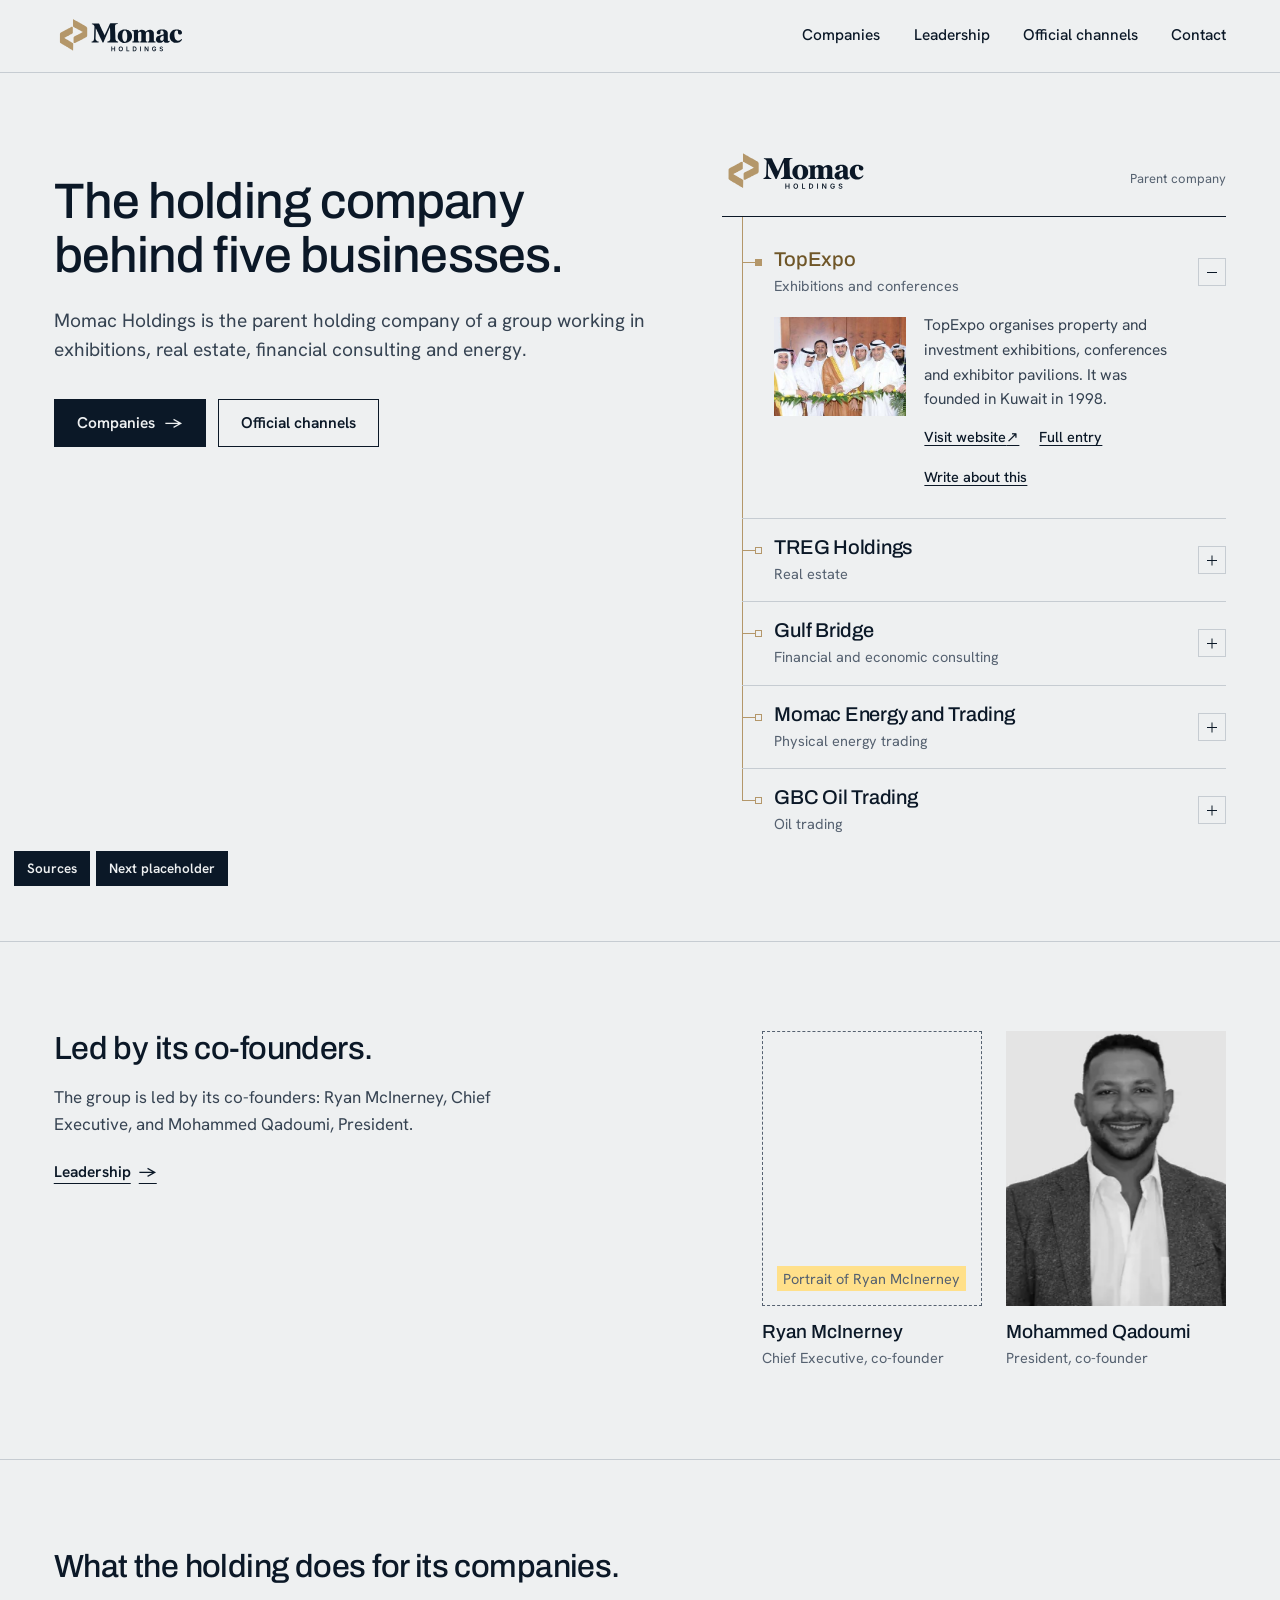
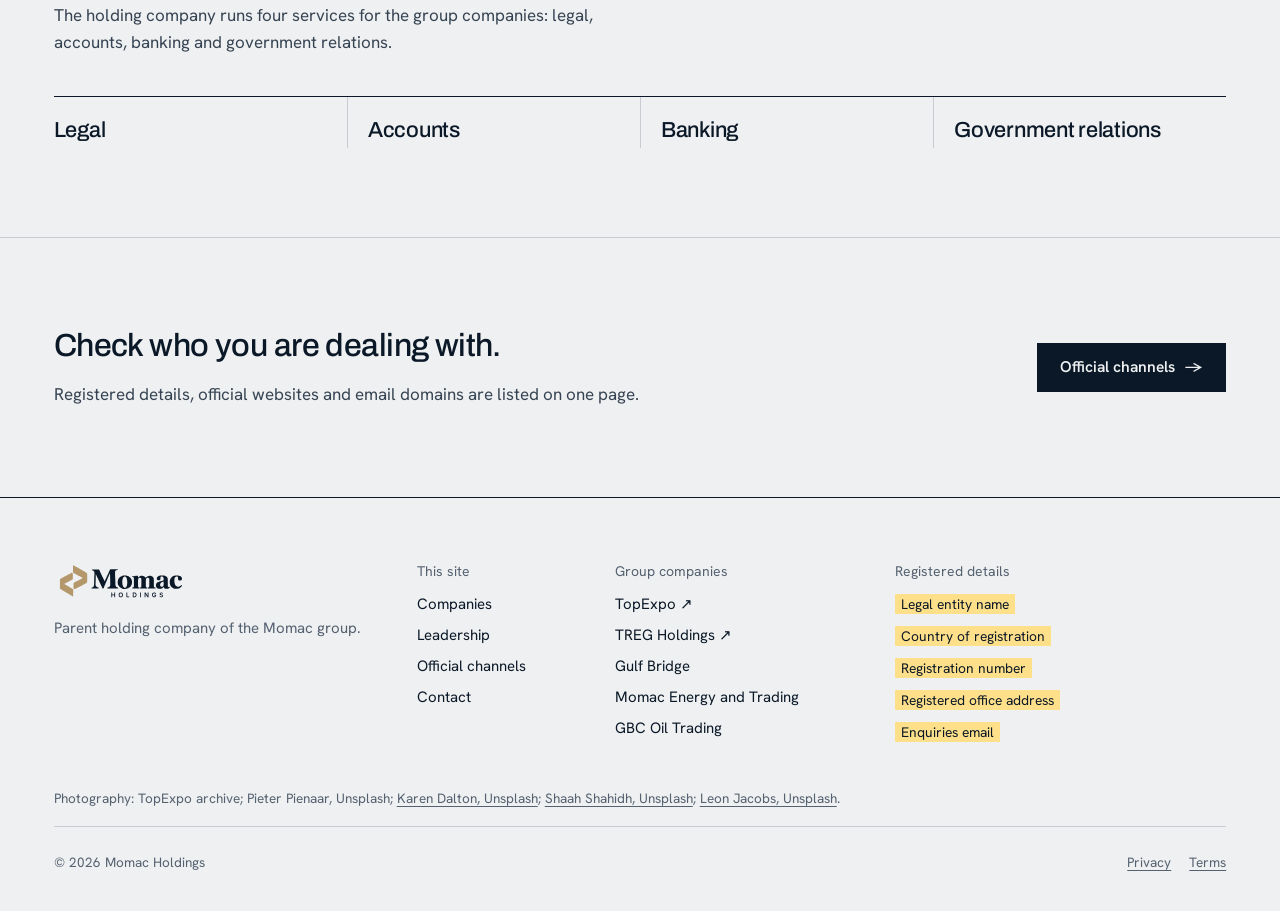
<file: index.html>
<!doctype html>
<html lang="en" class="no-js" data-mode="preview">
<head>
<meta charset="utf-8">
<meta name="viewport" content="width=device-width, initial-scale=1">
<title>Momac Holdings | Parent company of the Momac group</title>
<meta name="description" content="Momac Holdings is the parent holding company of a group working in exhibitions, real estate, financial consulting and energy.">
<meta name="robots" content="noindex">
<link rel="canonical" href="https://momacholdings.com/">
<meta property="og:type" content="website">
<meta property="og:site_name" content="Momac Holdings">
<meta property="og:title" content="Momac Holdings | Parent company of the Momac group">
<meta property="og:description" content="Momac Holdings is the parent holding company of a group working in exhibitions, real estate, financial consulting and energy.">
<meta property="og:url" content="https://momacholdings.com/">
<meta name="theme-color" content="#EEF0F1">
<link rel="icon" type="image/svg+xml" href="assets/logos/favicon.svg">
<link rel="preload" href="assets/fonts/archivo-latin.woff2" as="font" type="font/woff2" crossorigin>
<link rel="preload" href="assets/fonts/hanken-grotesk-latin.woff2" as="font" type="font/woff2" crossorigin>
<link rel="stylesheet" href="assets/site.css">
<script>document.documentElement.className='js';</script>
<script src="assets/site.js" defer></script>
</head>
<body class="p-home">
<a class="skip" href="#main">Skip to content</a>
<header class="site">
<div class="wrap hbar">
<a class="brand" href="./" aria-label="Momac Holdings, home"><img src="assets/logos/momac-holdings.svg" alt="Momac Holdings" width="151" height="45"></a>
<nav class="main" id="site-nav" aria-label="Main"><a href="companies/">Companies</a><a href="leadership/">Leadership</a><a href="official-channels/">Official channels</a><a href="contact/">Contact</a></nav>
<button class="navbtn" id="nav-toggle" type="button" aria-expanded="false" aria-controls="site-nav" aria-label="Menu"><span></span><span></span></button>
</div>
</header>
<main id="main">
<section class="hero">
<div class="wrap hero-grid">
<div class="hero-copy">
<h1>The holding company behind five businesses.</h1>
<p class="lead" data-fact="holding_def" data-src="Momac Holdings preview site by Ryan McInerney, as recorded on 04.11.2026 (the preview went offline before 15.11.2026)">Momac Holdings is the parent holding company of a group working in exhibitions, real estate, financial consulting and energy.</p>
<div class="cta-row"><a class="btn" href="companies/">Companies <span class="arr" aria-hidden="true">→</span></a><a class="btn ghost" href="official-channels/">Official channels</a></div>
</div>
<div class="gm" role="group" aria-label="Group structure">
<div class="gm-root"><img src="assets/logos/momac-holdings.svg" alt="Momac Holdings" width="151" height="45"><span>Parent company</span></div>
<div class="gm-list"><details class="gm-co" id="gm-topexpo" name="group" open><summary data-fact="member_topexpo" data-src="Momac Holdings preview site by Ryan McInerney, as recorded on 04.11.2026 (the preview went offline before 15.11.2026)"><span class="gm-name">TopExpo</span><span class="gm-sector">Exhibitions and conferences</span><span class="gm-mark" aria-hidden="true"></span></summary><div class="gm-body"><img class="gm-photo" src="assets/img/co-topexpo-640.jpg" alt="Ribbon cutting at the opening of the Kuwait International Property Show" width="640" height="257" decoding="async" fetchpriority="high"><div><p data-fact="topexpo_summary" data-src="TopExpo Group website, texts approved by Mohammed Qadoumi on 05.11.2026">TopExpo organises property and investment exhibitions, conferences and exhibitor pavilions. It was founded in Kuwait in 1998.</p><p class="gm-links"><a href="https://topexpo-group.github.io/" rel="noopener">Visit website <span class="arr" aria-hidden="true">↗</span></a><a href="companies/#topexpo">Full entry</a><a href="contact/?topic=exhibitions">Write about this</a></p></div></div></details><details class="gm-co" id="gm-treg" name="group"><summary data-fact="member_treg" data-src="Momac Holdings preview site by Ryan McInerney, as recorded on 04.11.2026 (the preview went offline before 15.11.2026)"><span class="gm-name">TREG Holdings</span><span class="gm-sector">Real estate</span><span class="gm-mark" aria-hidden="true"></span></summary><div class="gm-body"><img class="gm-photo" src="assets/img/co-treg-640.jpg" alt="The City of London skyline at dusk, seen across the Thames" width="640" height="366" decoding="async" loading="lazy"><div><p data-fact="treg_summary" data-src="TREG Holdings website, tregholdings.com">TREG Holdings markets international real estate to buyers in the Gulf. Between 2005 and 2019 the group marketed more than 120 projects in 12 countries.</p><p class="gm-links"><a href="https://tregholdings.com/" rel="noopener">Visit website <span class="arr" aria-hidden="true">↗</span></a><a href="companies/#treg">Full entry</a><a href="contact/?topic=real-estate">Write about this</a></p></div></div></details><details class="gm-co" id="gm-gulf-bridge" name="group"><summary data-fact="member_gulf-bridge" data-src="Momac Holdings preview site by Ryan McInerney, as recorded on 04.11.2026 (the preview went offline before 15.11.2026)"><span class="gm-name">Gulf Bridge</span><span class="gm-sector">Financial and economic consulting</span><span class="gm-mark" aria-hidden="true"></span></summary><div class="gm-body"><img class="gm-photo" src="assets/img/co-gulf-bridge-640.jpg" alt="City skyline across the water at sunset" width="640" height="480" decoding="async" loading="lazy"><div><p data-fact="gb_summary" data-src="Gulf Bridge preview site by Ryan McInerney, as recorded on 04.11.2026">Gulf Bridge works through two divisions. Private Markets introduces investment opportunities to investors whose mandates fit. Capital arranges finance for real estate owners, developers and sponsors.</p><p class="gm-links"><span class="muted">Website in preparation</span><a href="companies/#gulf-bridge">Full entry</a><a href="contact/?topic=consulting">Write about this</a></p></div></div></details><details class="gm-co" id="gm-momac-energy" name="group"><summary data-fact="member_momac-energy" data-src="Momac Holdings preview site by Ryan McInerney, as recorded on 04.11.2026 (the preview went offline before 15.11.2026)"><span class="gm-name">Momac Energy and Trading</span><span class="gm-sector">Physical energy trading</span><span class="gm-mark" aria-hidden="true"></span></summary><div class="gm-body"><img class="gm-photo" src="assets/img/co-momac-energy-640.jpg" alt="Aerial view of a tanker at sea" width="640" height="480" decoding="async" loading="lazy"><div><p data-fact="me_summary" data-src="Momac Energy and Trading preview site by Ryan McInerney, as recorded on 04.11.2026">Momac Energy and Trading buys physical crude oil and refined products, takes title and resells them. It also arranges trades between suppliers and buyers as a broker, without taking title.</p><p class="gm-links"><span class="muted">Website in preparation</span><a href="companies/#momac-energy">Full entry</a><a href="contact/?topic=energy">Write about this</a></p></div></div></details><details class="gm-co" id="gm-gbc" name="group"><summary data-fact="member_gbc" data-src="Momac Holdings preview site by Ryan McInerney, as recorded on 04.11.2026 (the preview went offline before 15.11.2026)"><span class="gm-name">GBC Oil Trading</span><span class="gm-sector">Oil trading</span><span class="gm-mark" aria-hidden="true"></span></summary><div class="gm-body"><img class="gm-photo" src="assets/img/co-gbc-640.jpg" alt="White storage tanks and a steel walkway" width="640" height="540" decoding="async" loading="lazy"><div><p><span class="tbd" data-tbd="Company description: GBC Oil Trading">Company description: GBC Oil Trading</span></p><p class="gm-links"><span class="muted">Website in preparation</span><a href="companies/#gbc">Full entry</a><a href="contact/?topic=oil">Write about this</a></p></div></div></details></div>
</div>
</div>
</section>
<section class="band leaders">
<div class="wrap leaders-grid">
<div><h2>Led by its co-founders.</h2>
<p data-fact="holding_led" data-src="Momac Holdings preview site by Ryan McInerney, as recorded on 04.11.2026 (the preview went offline before 15.11.2026); Group structure chart drawn by management, 04.11.2026">The group is led by its co-founders: Ryan McInerney, Chief Executive, and Mohammed Qadoumi, President.</p>
<a class="more" href="leadership/">Leadership <span class="arr" aria-hidden="true">→</span></a></div>
<ul class="people"><li class="person"><div class="portrait ph"><span class="tbd" data-tbd="Portrait of Ryan McInerney">Portrait of Ryan McInerney</span></div><div><b>Ryan McInerney</b><span>Chief Executive, co-founder</span></div></li><li class="person"><picture class="portrait"><source type="image/webp" srcset="assets/img/portrait-mohammed-360.webp 360w, assets/img/portrait-mohammed-444.webp 444w" sizes="(max-width: 700px) 40vw, 180px"><img src="assets/img/portrait-mohammed-360.jpg" srcset="assets/img/portrait-mohammed-360.jpg 360w, assets/img/portrait-mohammed-444.jpg 444w" sizes="(max-width: 700px) 40vw, 180px" alt="Mohammed Qadoumi" width="444" height="526" decoding="async" loading="lazy"></picture><div><b>Mohammed Qadoumi</b><span>President, co-founder</span></div></li></ul>
</div>
</section>
<section class="band services">
<div class="wrap">
<h2>What the holding does for its companies.</h2>
<p class="narrow" data-fact="shared_services" data-src="Group structure chart drawn by management, 04.11.2026">The holding company runs four services for the group companies: legal, accounts, banking and government relations.</p>
<ul class="svc"><li>Legal</li><li>Accounts</li><li>Banking</li><li>Government relations</li></ul>
</div>
</section>
<section class="band verify">
<div class="wrap verify-in">
<div><h2>Check who you are dealing with.</h2><p>Registered details, official websites and email domains are listed on one page.</p></div>
<a class="btn" href="official-channels/">Official channels <span class="arr" aria-hidden="true">→</span></a>
</div>
</section>
</main>
<footer class="site">
<div class="wrap">
<div class="f-top">
<div class="f-brand"><img src="assets/logos/momac-holdings.svg" alt="Momac Holdings" width="151" height="45" loading="lazy"><p>Parent holding company of the Momac group.</p></div>
<div><h2 class="fh">This site</h2><ul><li><a href="companies/">Companies</a></li><li><a href="leadership/">Leadership</a></li><li><a href="official-channels/">Official channels</a></li><li><a href="contact/">Contact</a></li></ul></div>
<div><h2 class="fh">Group companies</h2><ul><li><a href="https://topexpo-group.github.io/" rel="noopener">TopExpo <span class="arr" aria-hidden="true">↗</span></a></li><li><a href="https://tregholdings.com/" rel="noopener">TREG Holdings <span class="arr" aria-hidden="true">↗</span></a></li><li><a href="companies/#gulf-bridge">Gulf Bridge</a></li><li><a href="companies/#momac-energy">Momac Energy and Trading</a></li><li><a href="companies/#gbc">GBC Oil Trading</a></li></ul></div>
<div><h2 class="fh">Registered details</h2><dl class="entity"><div><dt>Legal entity name</dt><dd><span class="tbd" data-tbd="Legal entity name">Legal entity name</span></dd></div><div><dt>Country of registration</dt><dd><span class="tbd" data-tbd="Country of registration">Country of registration</span></dd></div><div><dt>Registration number</dt><dd><span class="tbd" data-tbd="Registration number">Registration number</span></dd></div><div><dt>Registered office address</dt><dd><span class="tbd" data-tbd="Registered office address">Registered office address</span></dd></div><div><dt>Enquiries email</dt><dd><span class="tbd" data-tbd="Enquiries email">Enquiries email</span></dd></div></dl></div>
</div>
<p class="credit">Photography: TopExpo archive; Pieter Pienaar, Unsplash; <a href="https://unsplash.com/photos/city-skyline-across-body-of-water-during-sunset-nk7rQ24o0v8" rel="noopener">Karen Dalton, Unsplash</a>; <a href="https://unsplash.com/photos/aerial-photography-of-tanker-ship--subrrYxv8A" rel="noopener">Shaah Shahidh, Unsplash</a>; <a href="https://unsplash.com/photos/hvQeqS1Nj3c" rel="noopener">Leon Jacobs, Unsplash</a>.</p>
<div class="f-bot"><span>© 2026 Momac Holdings</span><span><a href="privacy/">Privacy</a> <a href="terms/">Terms</a></span></div>
</div>
</footer>
<div class="review" id="review">
<div class="review-panel" id="review-panel" hidden><p class="review-title">Preview, not published</p><p><b data-count="facts">0</b> facts carry a source. Hover or focus a highlighted fact to read it.</p><p><b data-count="gaps">0</b> placeholders still need approved content.</p></div>
<button type="button" class="review-btn" id="sources-toggle" aria-pressed="false" aria-controls="review-panel">Sources</button>
<button type="button" class="review-btn" id="next-placeholder">Next placeholder</button>
<div class="review-tip" id="review-tip" role="tooltip" hidden data-prefix="Source: "></div>
</div>
</body>
</html>
</file>
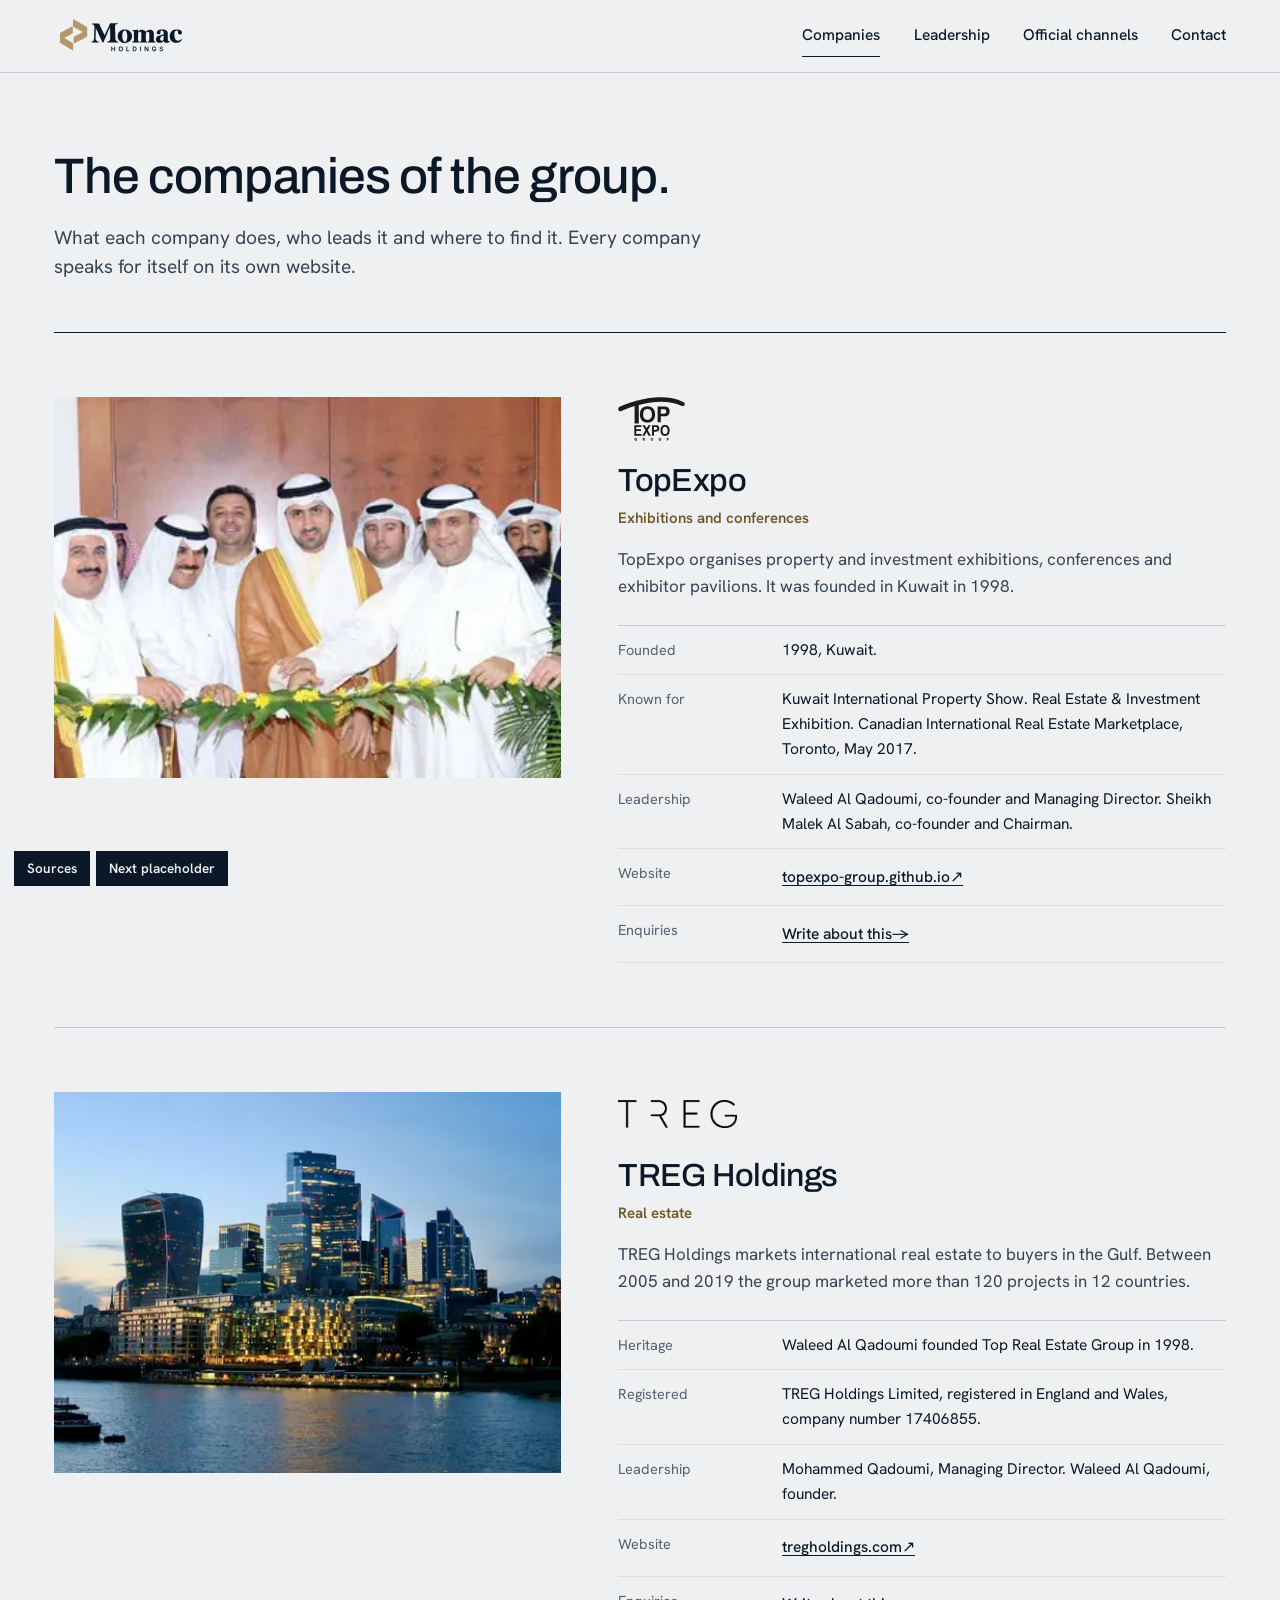
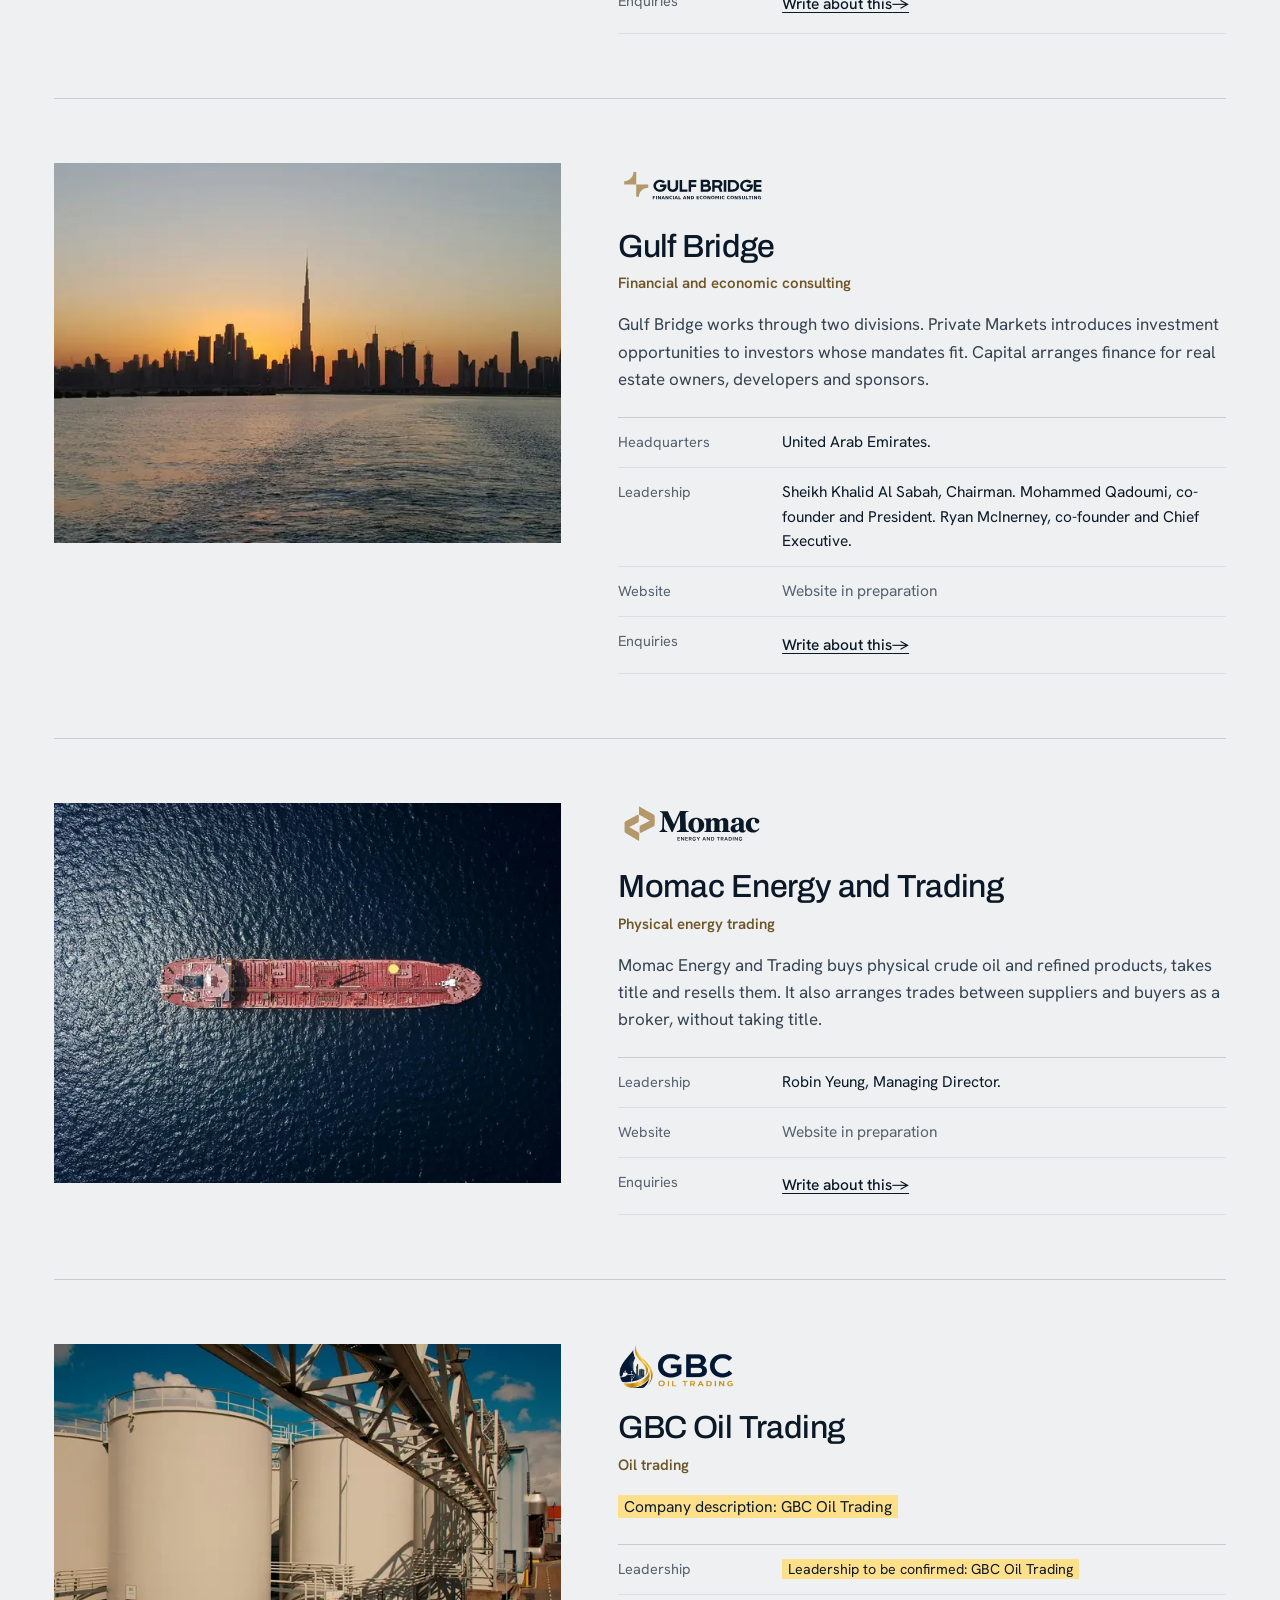
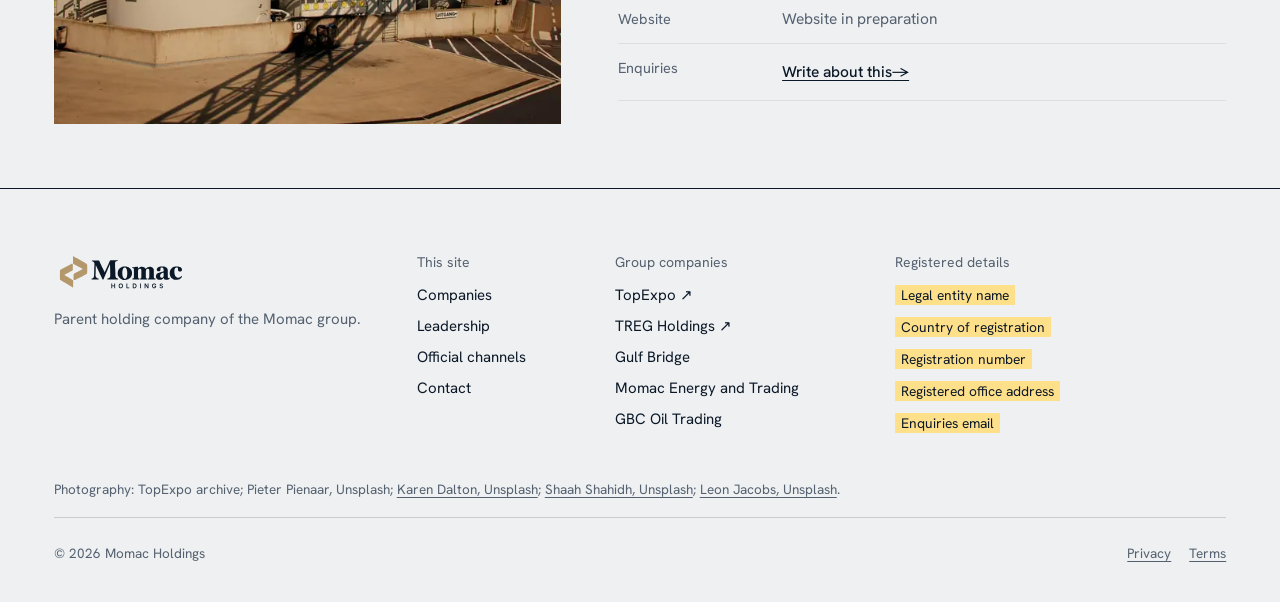
<file: companies/index.html>
<!doctype html>
<html lang="en" class="no-js" data-mode="preview">
<head>
<meta charset="utf-8">
<meta name="viewport" content="width=device-width, initial-scale=1">
<title>Companies | Momac Holdings</title>
<meta name="description" content="The companies of the Momac Holdings group: what each one does, who leads it and where to find it.">
<meta name="robots" content="noindex">
<link rel="canonical" href="https://momacholdings.com/companies/">
<meta property="og:type" content="website">
<meta property="og:site_name" content="Momac Holdings">
<meta property="og:title" content="Companies | Momac Holdings">
<meta property="og:description" content="The companies of the Momac Holdings group: what each one does, who leads it and where to find it.">
<meta property="og:url" content="https://momacholdings.com/companies/">
<meta name="theme-color" content="#EEF0F1">
<link rel="icon" type="image/svg+xml" href="../assets/logos/favicon.svg">
<link rel="preload" href="../assets/fonts/archivo-latin.woff2" as="font" type="font/woff2" crossorigin>
<link rel="preload" href="../assets/fonts/hanken-grotesk-latin.woff2" as="font" type="font/woff2" crossorigin>
<link rel="stylesheet" href="../assets/site.css">
<script>document.documentElement.className='js';</script>
<script src="../assets/site.js" defer></script>
</head>
<body class="p-companies">
<a class="skip" href="#main">Skip to content</a>
<header class="site">
<div class="wrap hbar">
<a class="brand" href="../" aria-label="Momac Holdings, home"><img src="../assets/logos/momac-holdings.svg" alt="Momac Holdings" width="151" height="45"></a>
<nav class="main" id="site-nav" aria-label="Main"><a href="../companies/" aria-current="page">Companies</a><a href="../leadership/">Leadership</a><a href="../official-channels/">Official channels</a><a href="../contact/">Contact</a></nav>
<button class="navbtn" id="nav-toggle" type="button" aria-expanded="false" aria-controls="site-nav" aria-label="Menu"><span></span><span></span></button>
</div>
</header>
<main id="main">
<section class="page-head">
<div class="wrap">
<h1>The companies of the group.</h1>
<p class="lead">What each company does, who leads it and where to find it. Every company speaks for itself on its own website.</p>
</div>
</section>
<section class="co-list">
<div class="wrap">
<article class="co" id="topexpo">
<div class="co-media"><picture><source type="image/webp" srcset="../assets/img/co-topexpo-640.webp 640w, ../assets/img/co-topexpo-1145.webp 1145w" sizes="(max-width: 900px) 100vw, 520px"><img src="../assets/img/co-topexpo-640.jpg" srcset="../assets/img/co-topexpo-640.jpg 640w, ../assets/img/co-topexpo-1145.jpg 1145w" sizes="(max-width: 900px) 100vw, 520px" alt="Ribbon cutting at the opening of the Kuwait International Property Show" width="1145" height="460" data-fact="photo-co-topexpo" data-src="Photo: TopExpo archive" decoding="async" loading="lazy"></picture></div>
<div class="co-main">
<div class="co-top"><img class="co-logo logo-topexpo" src="../assets/logos/topexpo.svg" alt="TopExpo logo" width="207" height="136" loading="lazy" decoding="async"></div>
<h2 data-fact="member_topexpo" data-src="Momac Holdings preview site by Ryan McInerney, as recorded on 04.11.2026 (the preview went offline before 15.11.2026)">TopExpo</h2>
<p class="co-sector">Exhibitions and conferences</p>
<p class="co-sum" data-fact="topexpo_summary" data-src="TopExpo Group website, texts approved by Mohammed Qadoumi on 05.11.2026">TopExpo organises property and investment exhibitions, conferences and exhibitor pavilions. It was founded in Kuwait in 1998.</p>
<dl class="rows"><div><dt>Founded</dt><dd data-fact="topexpo_summary_short" data-src="TopExpo Group website, texts approved by Mohammed Qadoumi on 05.11.2026">1998, Kuwait.</dd></div><div><dt>Known for</dt><dd data-fact="topexpo_known" data-src="TopExpo Group website, texts approved by Mohammed Qadoumi on 05.11.2026">Kuwait International Property Show. Real Estate &amp; Investment Exhibition. Canadian International Real Estate Marketplace, Toronto, May 2017.</dd></div><div><dt>Leadership</dt><dd data-fact="topexpo_lead" data-src="TopExpo Group website, texts approved by Mohammed Qadoumi on 05.11.2026">Waleed Al Qadoumi, co-founder and Managing Director. Sheikh Malek Al Sabah, co-founder and Chairman.</dd></div><div><dt>Website</dt><dd><a href="https://topexpo-group.github.io/" rel="noopener">topexpo-group.github.io <span class="arr" aria-hidden="true">↗</span></a></dd></div><div><dt>Enquiries</dt><dd><a href="../contact/?topic=exhibitions">Write about this <span class="arr" aria-hidden="true">→</span></a></dd></div></dl>
</div>
</article>
<article class="co" id="treg">
<div class="co-media"><picture><source type="image/webp" srcset="../assets/img/co-treg-640.webp 640w, ../assets/img/co-treg-1280.webp 1280w" sizes="(max-width: 900px) 100vw, 520px"><img src="../assets/img/co-treg-640.jpg" srcset="../assets/img/co-treg-640.jpg 640w, ../assets/img/co-treg-1280.jpg 1280w" sizes="(max-width: 900px) 100vw, 520px" alt="The City of London skyline at dusk, seen across the Thames" width="1280" height="731" data-fact="photo-co-treg" data-src="Photo: Pieter Pienaar, Unsplash" decoding="async" loading="lazy"></picture></div>
<div class="co-main">
<div class="co-top"><img class="co-logo logo-treg" src="../assets/logos/treg.png" alt="TREG Holdings logo" width="640" height="151" loading="lazy" decoding="async"></div>
<h2 data-fact="member_treg" data-src="Momac Holdings preview site by Ryan McInerney, as recorded on 04.11.2026 (the preview went offline before 15.11.2026)">TREG Holdings</h2>
<p class="co-sector">Real estate</p>
<p class="co-sum" data-fact="treg_summary" data-src="TREG Holdings website, tregholdings.com">TREG Holdings markets international real estate to buyers in the Gulf. Between 2005 and 2019 the group marketed more than 120 projects in 12 countries.</p>
<dl class="rows"><div><dt>Heritage</dt><dd data-fact="treg_heritage" data-src="TREG Holdings website, tregholdings.com">Waleed Al Qadoumi founded Top Real Estate Group in 1998.</dd></div><div><dt>Registered</dt><dd data-fact="treg_entity" data-src="Companies House, certificate of incorporation of TREG Holdings Limited, 18 August 2026; TREG Holdings website, tregholdings.com">TREG Holdings Limited, registered in England and Wales, company number 17406855.</dd></div><div><dt>Leadership</dt><dd data-fact="treg_lead" data-src="TREG Holdings website, tregholdings.com">Mohammed Qadoumi, Managing Director. Waleed Al Qadoumi, founder.</dd></div><div><dt>Website</dt><dd><a href="https://tregholdings.com/" rel="noopener">tregholdings.com <span class="arr" aria-hidden="true">↗</span></a></dd></div><div><dt>Enquiries</dt><dd><a href="../contact/?topic=real-estate">Write about this <span class="arr" aria-hidden="true">→</span></a></dd></div></dl>
</div>
</article>
<article class="co" id="gulf-bridge">
<div class="co-media"><picture><source type="image/webp" srcset="../assets/img/co-gulf-bridge-640.webp 640w, ../assets/img/co-gulf-bridge-1280.webp 1280w" sizes="(max-width: 900px) 100vw, 520px"><img src="../assets/img/co-gulf-bridge-640.jpg" srcset="../assets/img/co-gulf-bridge-640.jpg 640w, ../assets/img/co-gulf-bridge-1280.jpg 1280w" sizes="(max-width: 900px) 100vw, 520px" alt="City skyline across the water at sunset" width="1280" height="960" data-fact="photo-co-gulf-bridge" data-src="Photo: Karen Dalton, Unsplash, https://unsplash.com/photos/city-skyline-across-body-of-water-during-sunset-nk7rQ24o0v8" decoding="async" loading="lazy"></picture></div>
<div class="co-main">
<div class="co-top"><img class="co-logo logo-gulf-bridge" src="../assets/logos/gulf-bridge.svg" alt="Gulf Bridge logo" width="1460" height="330" loading="lazy" decoding="async"></div>
<h2 data-fact="member_gulf-bridge" data-src="Momac Holdings preview site by Ryan McInerney, as recorded on 04.11.2026 (the preview went offline before 15.11.2026)">Gulf Bridge</h2>
<p class="co-sector">Financial and economic consulting</p>
<p class="co-sum" data-fact="gb_summary" data-src="Gulf Bridge preview site by Ryan McInerney, as recorded on 04.11.2026">Gulf Bridge works through two divisions. Private Markets introduces investment opportunities to investors whose mandates fit. Capital arranges finance for real estate owners, developers and sponsors.</p>
<dl class="rows"><div><dt>Headquarters</dt><dd data-fact="gb_base" data-src="Gulf Bridge preview site by Ryan McInerney, as recorded on 04.11.2026">United Arab Emirates.</dd></div><div><dt>Leadership</dt><dd data-fact="gb_lead" data-src="Gulf Bridge preview site by Ryan McInerney, as recorded on 04.11.2026">Sheikh Khalid Al Sabah, Chairman. Mohammed Qadoumi, co-founder and President. Ryan McInerney, co-founder and Chief Executive.</dd></div><div><dt>Website</dt><dd><span class="muted">Website in preparation</span></dd></div><div><dt>Enquiries</dt><dd><a href="../contact/?topic=consulting">Write about this <span class="arr" aria-hidden="true">→</span></a></dd></div></dl>
</div>
</article>
<article class="co" id="momac-energy">
<div class="co-media"><picture><source type="image/webp" srcset="../assets/img/co-momac-energy-640.webp 640w, ../assets/img/co-momac-energy-1280.webp 1280w" sizes="(max-width: 900px) 100vw, 520px"><img src="../assets/img/co-momac-energy-640.jpg" srcset="../assets/img/co-momac-energy-640.jpg 640w, ../assets/img/co-momac-energy-1280.jpg 1280w" sizes="(max-width: 900px) 100vw, 520px" alt="Aerial view of a tanker at sea" width="1280" height="960" data-fact="photo-co-momac-energy" data-src="Photo: Shaah Shahidh, Unsplash, https://unsplash.com/photos/aerial-photography-of-tanker-ship--subrrYxv8A" decoding="async" loading="lazy"></picture></div>
<div class="co-main">
<div class="co-top"><img class="co-logo logo-momac-energy" src="../assets/logos/momac-energy.svg" alt="Momac Energy and Trading logo" width="2080" height="620" loading="lazy" decoding="async"></div>
<h2 data-fact="member_momac-energy" data-src="Momac Holdings preview site by Ryan McInerney, as recorded on 04.11.2026 (the preview went offline before 15.11.2026)">Momac Energy and Trading</h2>
<p class="co-sector">Physical energy trading</p>
<p class="co-sum" data-fact="me_summary" data-src="Momac Energy and Trading preview site by Ryan McInerney, as recorded on 04.11.2026">Momac Energy and Trading buys physical crude oil and refined products, takes title and resells them. It also arranges trades between suppliers and buyers as a broker, without taking title.</p>
<dl class="rows"><div><dt>Leadership</dt><dd data-fact="me_lead" data-src="Momac Energy and Trading preview site by Ryan McInerney, as recorded on 04.11.2026">Robin Yeung, Managing Director.</dd></div><div><dt>Website</dt><dd><span class="muted">Website in preparation</span></dd></div><div><dt>Enquiries</dt><dd><a href="../contact/?topic=energy">Write about this <span class="arr" aria-hidden="true">→</span></a></dd></div></dl>
</div>
</article>
<article class="co" id="gbc">
<div class="co-media"><picture><source type="image/webp" srcset="../assets/img/co-gbc-640.webp 640w, ../assets/img/co-gbc-1280.webp 1280w" sizes="(max-width: 900px) 100vw, 520px"><img src="../assets/img/co-gbc-640.jpg" srcset="../assets/img/co-gbc-640.jpg 640w, ../assets/img/co-gbc-1280.jpg 1280w" sizes="(max-width: 900px) 100vw, 520px" alt="White storage tanks and a steel walkway" width="1280" height="1080" data-fact="photo-co-gbc" data-src="Photo: Leon Jacobs, Unsplash, https://unsplash.com/photos/hvQeqS1Nj3c" decoding="async" loading="lazy"></picture></div>
<div class="co-main">
<div class="co-top"><img class="co-logo logo-gbc" src="../assets/logos/gbc.png" alt="GBC Oil Trading logo" width="400" height="151" loading="lazy" decoding="async"></div>
<h2 data-fact="member_gbc" data-src="Momac Holdings preview site by Ryan McInerney, as recorded on 04.11.2026 (the preview went offline before 15.11.2026)">GBC Oil Trading</h2>
<p class="co-sector">Oil trading</p>
<p class="co-sum"><span class="tbd" data-tbd="Company description: GBC Oil Trading">Company description: GBC Oil Trading</span></p>
<dl class="rows"><div><dt>Leadership</dt><dd><span class="tbd" data-tbd="Leadership to be confirmed: GBC Oil Trading">Leadership to be confirmed: GBC Oil Trading</span></dd></div><div><dt>Website</dt><dd><span class="muted">Website in preparation</span></dd></div><div><dt>Enquiries</dt><dd><a href="../contact/?topic=oil">Write about this <span class="arr" aria-hidden="true">→</span></a></dd></div></dl>
</div>
</article>
</div>
</section>
</main>
<footer class="site">
<div class="wrap">
<div class="f-top">
<div class="f-brand"><img src="../assets/logos/momac-holdings.svg" alt="Momac Holdings" width="151" height="45" loading="lazy"><p>Parent holding company of the Momac group.</p></div>
<div><h2 class="fh">This site</h2><ul><li><a href="../companies/">Companies</a></li><li><a href="../leadership/">Leadership</a></li><li><a href="../official-channels/">Official channels</a></li><li><a href="../contact/">Contact</a></li></ul></div>
<div><h2 class="fh">Group companies</h2><ul><li><a href="https://topexpo-group.github.io/" rel="noopener">TopExpo <span class="arr" aria-hidden="true">↗</span></a></li><li><a href="https://tregholdings.com/" rel="noopener">TREG Holdings <span class="arr" aria-hidden="true">↗</span></a></li><li><a href="../companies/#gulf-bridge">Gulf Bridge</a></li><li><a href="../companies/#momac-energy">Momac Energy and Trading</a></li><li><a href="../companies/#gbc">GBC Oil Trading</a></li></ul></div>
<div><h2 class="fh">Registered details</h2><dl class="entity"><div><dt>Legal entity name</dt><dd><span class="tbd" data-tbd="Legal entity name">Legal entity name</span></dd></div><div><dt>Country of registration</dt><dd><span class="tbd" data-tbd="Country of registration">Country of registration</span></dd></div><div><dt>Registration number</dt><dd><span class="tbd" data-tbd="Registration number">Registration number</span></dd></div><div><dt>Registered office address</dt><dd><span class="tbd" data-tbd="Registered office address">Registered office address</span></dd></div><div><dt>Enquiries email</dt><dd><span class="tbd" data-tbd="Enquiries email">Enquiries email</span></dd></div></dl></div>
</div>
<p class="credit">Photography: TopExpo archive; Pieter Pienaar, Unsplash; <a href="https://unsplash.com/photos/city-skyline-across-body-of-water-during-sunset-nk7rQ24o0v8" rel="noopener">Karen Dalton, Unsplash</a>; <a href="https://unsplash.com/photos/aerial-photography-of-tanker-ship--subrrYxv8A" rel="noopener">Shaah Shahidh, Unsplash</a>; <a href="https://unsplash.com/photos/hvQeqS1Nj3c" rel="noopener">Leon Jacobs, Unsplash</a>.</p>
<div class="f-bot"><span>© 2026 Momac Holdings</span><span><a href="../privacy/">Privacy</a> <a href="../terms/">Terms</a></span></div>
</div>
</footer>
<div class="review" id="review">
<div class="review-panel" id="review-panel" hidden><p class="review-title">Preview, not published</p><p><b data-count="facts">0</b> facts carry a source. Hover or focus a highlighted fact to read it.</p><p><b data-count="gaps">0</b> placeholders still need approved content.</p></div>
<button type="button" class="review-btn" id="sources-toggle" aria-pressed="false" aria-controls="review-panel">Sources</button>
<button type="button" class="review-btn" id="next-placeholder">Next placeholder</button>
<div class="review-tip" id="review-tip" role="tooltip" hidden data-prefix="Source: "></div>
</div>
</body>
</html>
</file>
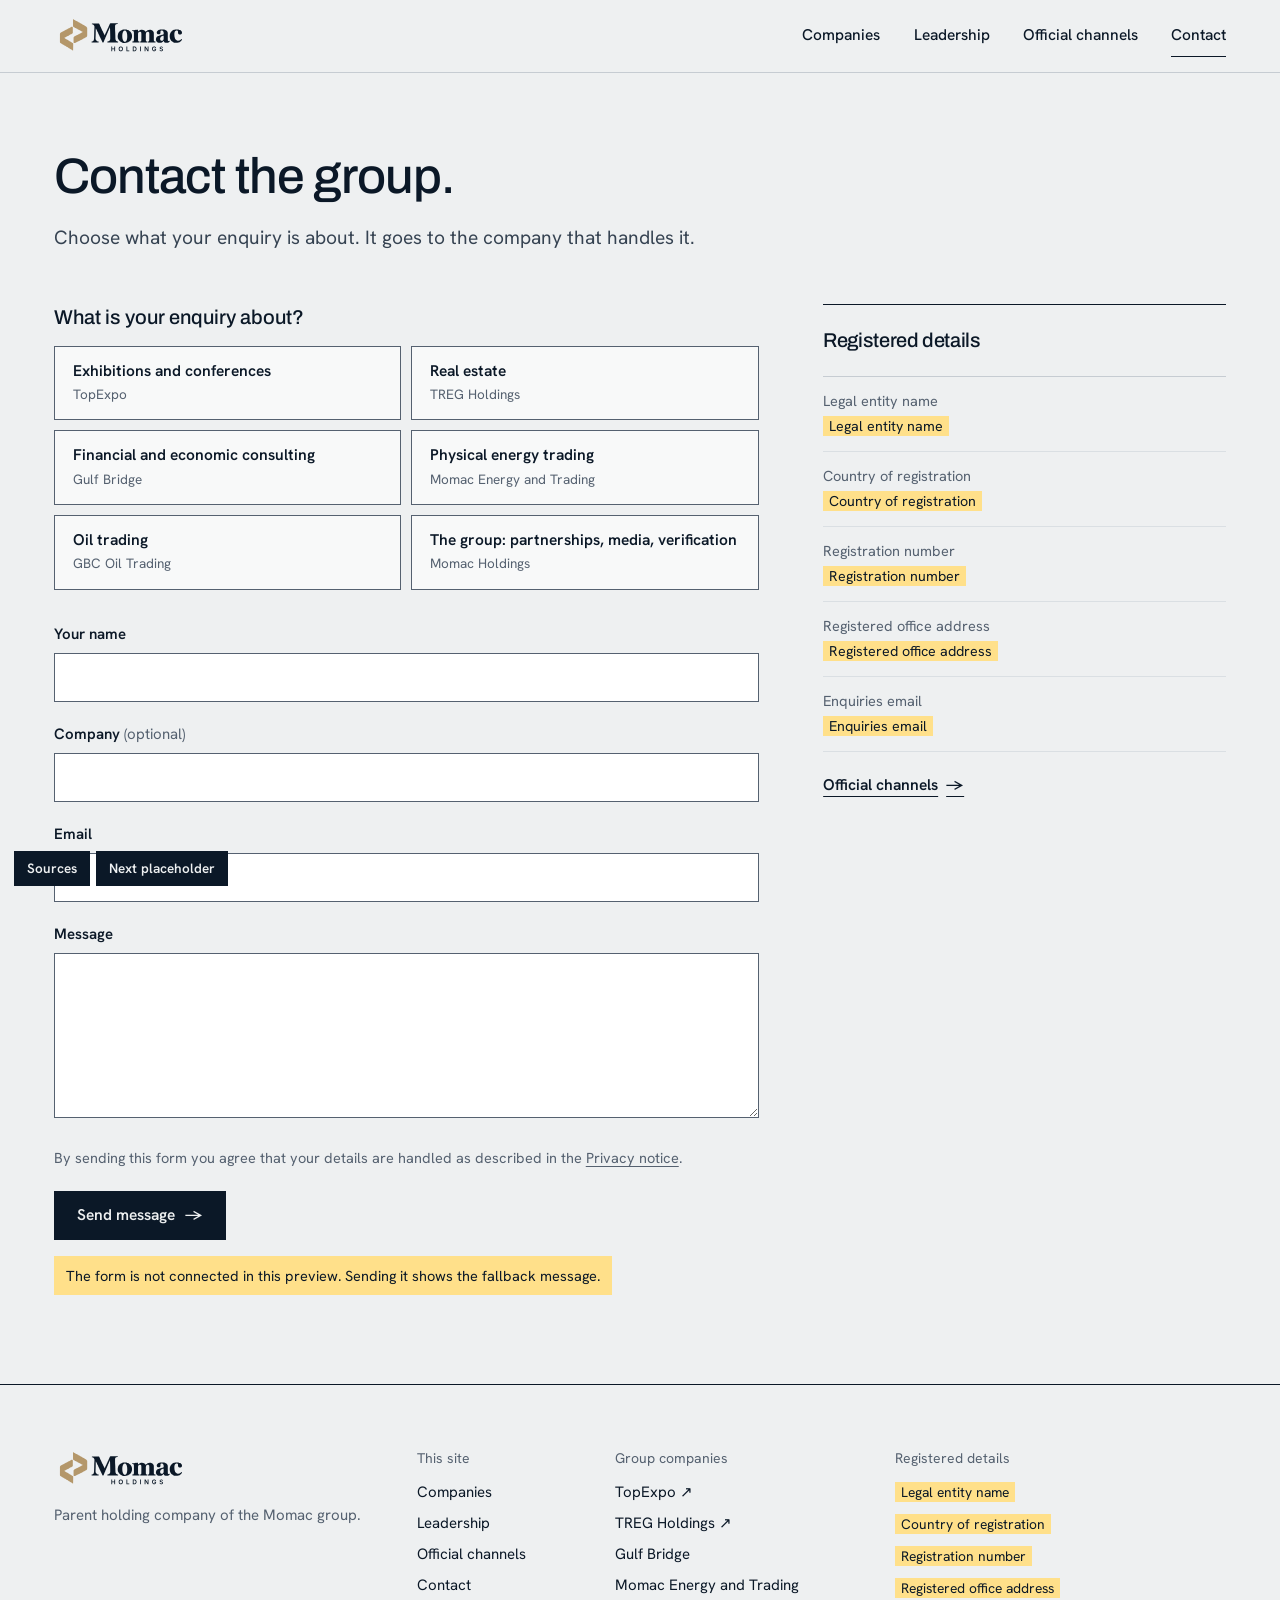
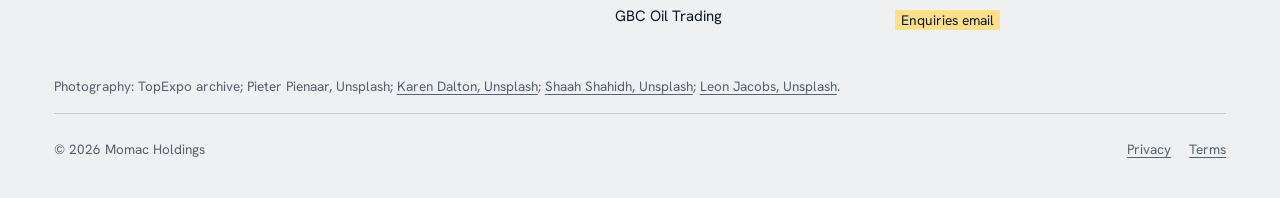
<file: contact/index.html>
<!doctype html>
<html lang="en" class="no-js" data-mode="preview">
<head>
<meta charset="utf-8">
<meta name="viewport" content="width=device-width, initial-scale=1">
<title>Contact | Momac Holdings</title>
<meta name="description" content="Write to Momac Holdings. Choose the subject and your message reaches the right company of the group.">
<meta name="robots" content="noindex">
<link rel="canonical" href="https://momacholdings.com/contact/">
<meta property="og:type" content="website">
<meta property="og:site_name" content="Momac Holdings">
<meta property="og:title" content="Contact | Momac Holdings">
<meta property="og:description" content="Write to Momac Holdings. Choose the subject and your message reaches the right company of the group.">
<meta property="og:url" content="https://momacholdings.com/contact/">
<meta name="theme-color" content="#EEF0F1">
<link rel="icon" type="image/svg+xml" href="../assets/logos/favicon.svg">
<link rel="preload" href="../assets/fonts/archivo-latin.woff2" as="font" type="font/woff2" crossorigin>
<link rel="preload" href="../assets/fonts/hanken-grotesk-latin.woff2" as="font" type="font/woff2" crossorigin>
<link rel="stylesheet" href="../assets/site.css">
<script>document.documentElement.className='js';</script>
<script src="../assets/site.js" defer></script>
<script src="../assets/contact.js" defer></script>
</head>
<body class="p-contact">
<a class="skip" href="#main">Skip to content</a>
<header class="site">
<div class="wrap hbar">
<a class="brand" href="../" aria-label="Momac Holdings, home"><img src="../assets/logos/momac-holdings.svg" alt="Momac Holdings" width="151" height="45"></a>
<nav class="main" id="site-nav" aria-label="Main"><a href="../companies/">Companies</a><a href="../leadership/">Leadership</a><a href="../official-channels/">Official channels</a><a href="../contact/" aria-current="page">Contact</a></nav>
<button class="navbtn" id="nav-toggle" type="button" aria-expanded="false" aria-controls="site-nav" aria-label="Menu"><span></span><span></span></button>
</div>
</header>
<main id="main">
<section class="page-head">
<div class="wrap">
<h1>Contact the group.</h1>
<p class="lead">Choose what your enquiry is about. It goes to the company that handles it.</p>
</div>
</section>
<section class="contact">
<div class="wrap contact-grid">
<form id="contact-form" method="post" action="" data-endpoint="" data-sending="Sending" data-err-topic="Choose what your enquiry is about." data-err-name="Enter your name." data-err-email="Enter your email address." data-err-email-bad="Enter a valid email address." data-err-message="Write your message.">
<fieldset class="topics"><legend>What is your enquiry about?</legend><div class="topic"><input type="radio" name="topic" id="topic-exhibitions" value="exhibitions" data-label="Exhibitions and conferences" data-company="TopExpo" data-site="https://topexpo-group.github.io/" data-host="topexpo-group.github.io" aria-describedby="err-topic" required><label for="topic-exhibitions"><span>Exhibitions and conferences</span><small>TopExpo</small></label></div><div class="topic"><input type="radio" name="topic" id="topic-real-estate" value="real-estate" data-label="Real estate" data-company="TREG Holdings" data-site="https://tregholdings.com/" data-host="tregholdings.com" aria-describedby="err-topic" required><label for="topic-real-estate"><span>Real estate</span><small>TREG Holdings</small></label></div><div class="topic"><input type="radio" name="topic" id="topic-consulting" value="consulting" data-label="Financial and economic consulting" data-company="Gulf Bridge" data-site="" data-host="" aria-describedby="err-topic" required><label for="topic-consulting"><span>Financial and economic consulting</span><small>Gulf Bridge</small></label></div><div class="topic"><input type="radio" name="topic" id="topic-energy" value="energy" data-label="Physical energy trading" data-company="Momac Energy and Trading" data-site="" data-host="" aria-describedby="err-topic" required><label for="topic-energy"><span>Physical energy trading</span><small>Momac Energy and Trading</small></label></div><div class="topic"><input type="radio" name="topic" id="topic-oil" value="oil" data-label="Oil trading" data-company="GBC Oil Trading" data-site="" data-host="" aria-describedby="err-topic" required><label for="topic-oil"><span>Oil trading</span><small>GBC Oil Trading</small></label></div><div class="topic"><input type="radio" name="topic" id="topic-group" value="group" data-label="The group: partnerships, media, verification" data-company="Momac Holdings" data-site="" data-host="" aria-describedby="err-topic" required><label for="topic-group"><span>The group: partnerships, media, verification</span><small>Momac Holdings</small></label></div><p class="err" id="err-topic" role="alert" hidden></p><p class="route" id="cf-route" hidden><b></b> has its own website. You can also write to the company there: <a href="" rel="noopener"></a></p></fieldset>
<div class="field"><label for="cf-name">Your name</label><input id="cf-name" name="name" type="text" maxlength="200" autocomplete="name" required aria-required="true" aria-describedby="err-name"><p class="err" id="err-name" role="alert" hidden></p></div><div class="field"><label for="cf-company">Company <span class="opt">(optional)</span></label><input id="cf-company" name="company" type="text" maxlength="200" autocomplete="organization"></div><div class="field"><label for="cf-email">Email</label><input id="cf-email" name="email" type="email" maxlength="200" autocomplete="email" required aria-required="true" aria-describedby="err-email"><p class="err" id="err-email" role="alert" hidden></p></div><div class="field"><label for="cf-message">Message</label><textarea id="cf-message" name="message" rows="6" maxlength="4000" required aria-required="true" aria-describedby="err-message"></textarea><p class="err" id="err-message" role="alert" hidden></p></div><div class="hp" aria-hidden="true"><label>Leave this field empty<input name="_gotcha" type="text" tabindex="-1" autocomplete="off"></label></div>
<input type="hidden" name="_subject" value="Website enquiry"><input type="hidden" name="routed_to" id="cf-routed" value="">
<p class="consent">By sending this form you agree that your details are handled as described in the <a href="../privacy/">Privacy notice</a>.</p>
<button class="btn" id="cf-submit" type="submit">Send message <span class="arr" aria-hidden="true">→</span></button>
<p class="form-note">The form is not connected in this preview. Sending it shows the fallback message.</p><div class="form-msg fail" id="cf-failure" role="alert" hidden><p>The message could not be sent, and the enquiries address is not published yet.</p></div>
</form>
<div class="form-msg ok" id="cf-success" role="status" tabindex="-1" hidden><h2>Thank you. Your message has been sent.</h2><p>It went to Momac Holdings, marked for: <b id="cf-success-co"></b>.</p></div>
<aside class="contact-aside"><h2>Registered details</h2><dl class="rows"><div><dt>Legal entity name</dt><dd><span class="tbd" data-tbd="Legal entity name">Legal entity name</span></dd></div><div><dt>Country of registration</dt><dd><span class="tbd" data-tbd="Country of registration">Country of registration</span></dd></div><div><dt>Registration number</dt><dd><span class="tbd" data-tbd="Registration number">Registration number</span></dd></div><div><dt>Registered office address</dt><dd><span class="tbd" data-tbd="Registered office address">Registered office address</span></dd></div><div><dt>Enquiries email</dt><dd><span class="tbd" data-tbd="Enquiries email">Enquiries email</span></dd></div></dl><a class="more" href="../official-channels/">Official channels <span class="arr" aria-hidden="true">→</span></a></aside>
</div>
</section>
</main>
<footer class="site">
<div class="wrap">
<div class="f-top">
<div class="f-brand"><img src="../assets/logos/momac-holdings.svg" alt="Momac Holdings" width="151" height="45" loading="lazy"><p>Parent holding company of the Momac group.</p></div>
<div><h2 class="fh">This site</h2><ul><li><a href="../companies/">Companies</a></li><li><a href="../leadership/">Leadership</a></li><li><a href="../official-channels/">Official channels</a></li><li><a href="../contact/">Contact</a></li></ul></div>
<div><h2 class="fh">Group companies</h2><ul><li><a href="https://topexpo-group.github.io/" rel="noopener">TopExpo <span class="arr" aria-hidden="true">↗</span></a></li><li><a href="https://tregholdings.com/" rel="noopener">TREG Holdings <span class="arr" aria-hidden="true">↗</span></a></li><li><a href="../companies/#gulf-bridge">Gulf Bridge</a></li><li><a href="../companies/#momac-energy">Momac Energy and Trading</a></li><li><a href="../companies/#gbc">GBC Oil Trading</a></li></ul></div>
<div><h2 class="fh">Registered details</h2><dl class="entity"><div><dt>Legal entity name</dt><dd><span class="tbd" data-tbd="Legal entity name">Legal entity name</span></dd></div><div><dt>Country of registration</dt><dd><span class="tbd" data-tbd="Country of registration">Country of registration</span></dd></div><div><dt>Registration number</dt><dd><span class="tbd" data-tbd="Registration number">Registration number</span></dd></div><div><dt>Registered office address</dt><dd><span class="tbd" data-tbd="Registered office address">Registered office address</span></dd></div><div><dt>Enquiries email</dt><dd><span class="tbd" data-tbd="Enquiries email">Enquiries email</span></dd></div></dl></div>
</div>
<p class="credit">Photography: TopExpo archive; Pieter Pienaar, Unsplash; <a href="https://unsplash.com/photos/city-skyline-across-body-of-water-during-sunset-nk7rQ24o0v8" rel="noopener">Karen Dalton, Unsplash</a>; <a href="https://unsplash.com/photos/aerial-photography-of-tanker-ship--subrrYxv8A" rel="noopener">Shaah Shahidh, Unsplash</a>; <a href="https://unsplash.com/photos/hvQeqS1Nj3c" rel="noopener">Leon Jacobs, Unsplash</a>.</p>
<div class="f-bot"><span>© 2026 Momac Holdings</span><span><a href="../privacy/">Privacy</a> <a href="../terms/">Terms</a></span></div>
</div>
</footer>
<div class="review" id="review">
<div class="review-panel" id="review-panel" hidden><p class="review-title">Preview, not published</p><p><b data-count="facts">0</b> facts carry a source. Hover or focus a highlighted fact to read it.</p><p><b data-count="gaps">0</b> placeholders still need approved content.</p></div>
<button type="button" class="review-btn" id="sources-toggle" aria-pressed="false" aria-controls="review-panel">Sources</button>
<button type="button" class="review-btn" id="next-placeholder">Next placeholder</button>
<div class="review-tip" id="review-tip" role="tooltip" hidden data-prefix="Source: "></div>
</div>
</body>
</html>
</file>
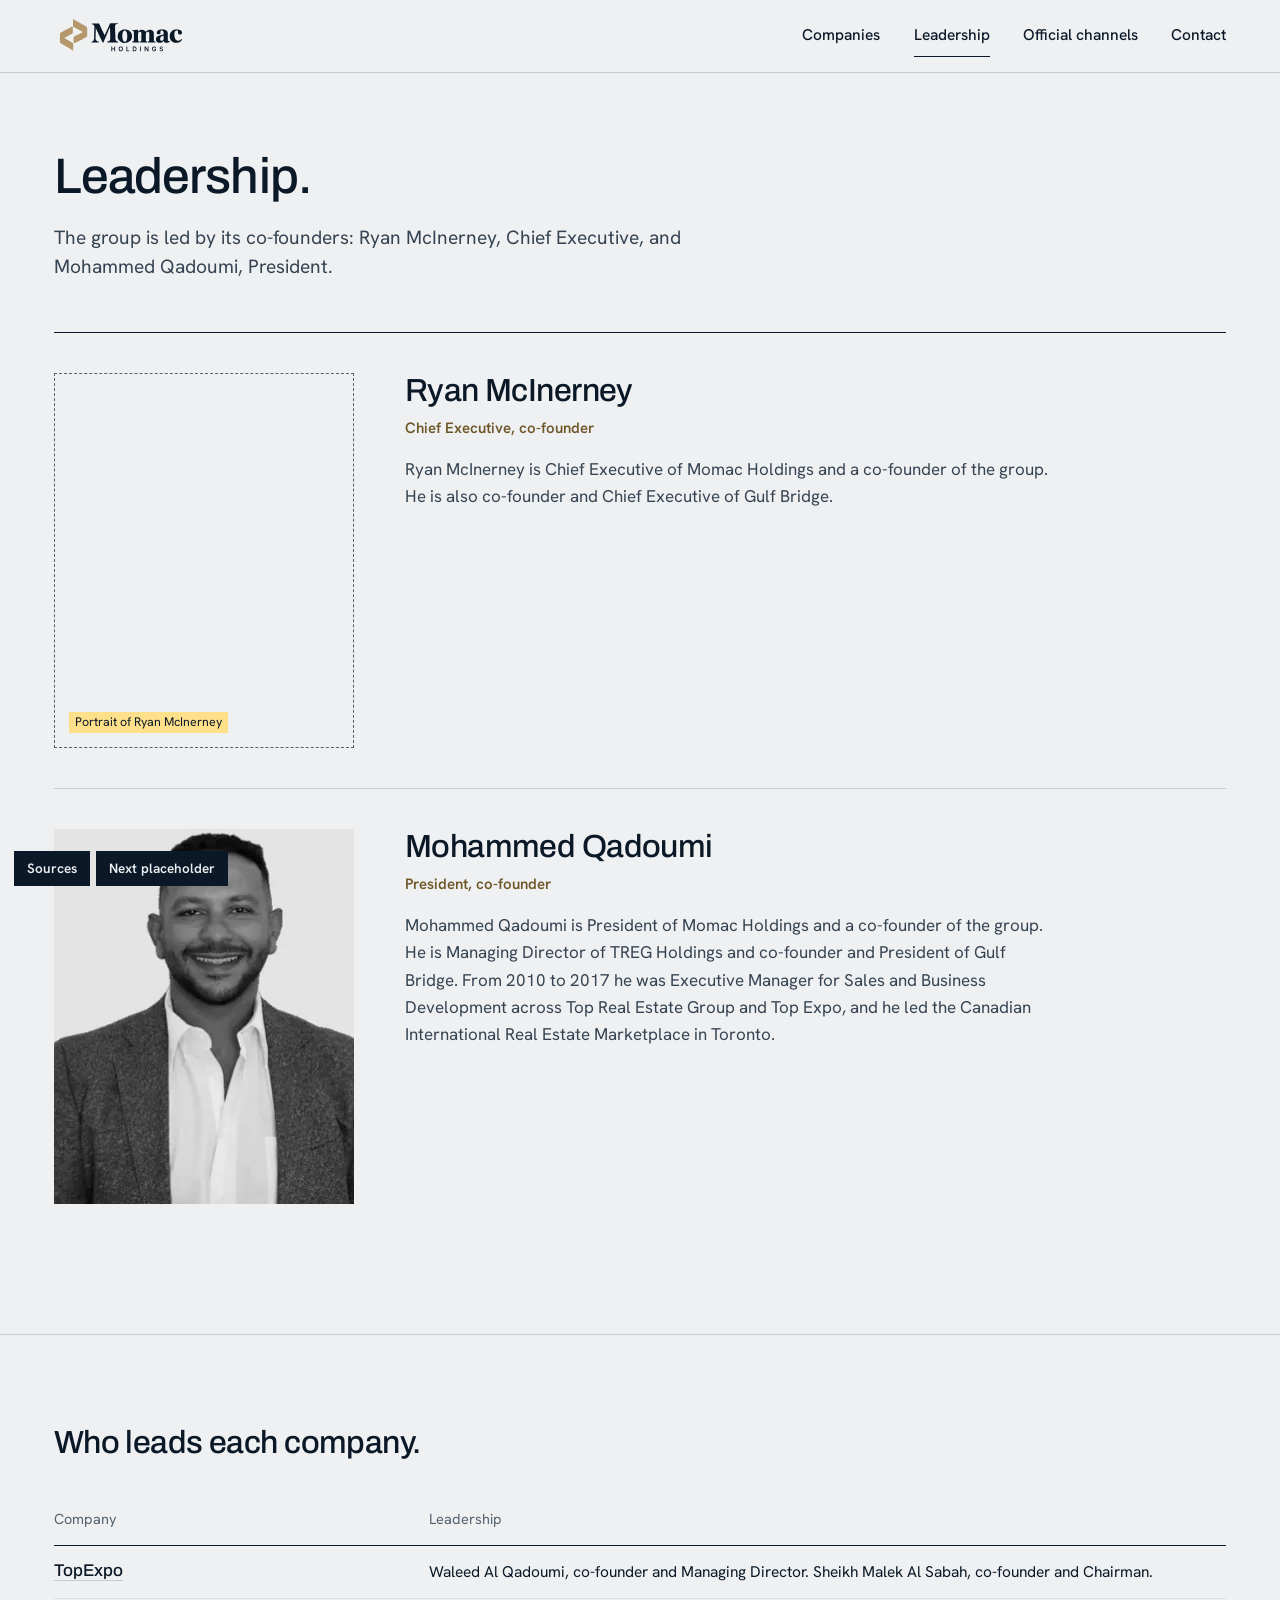
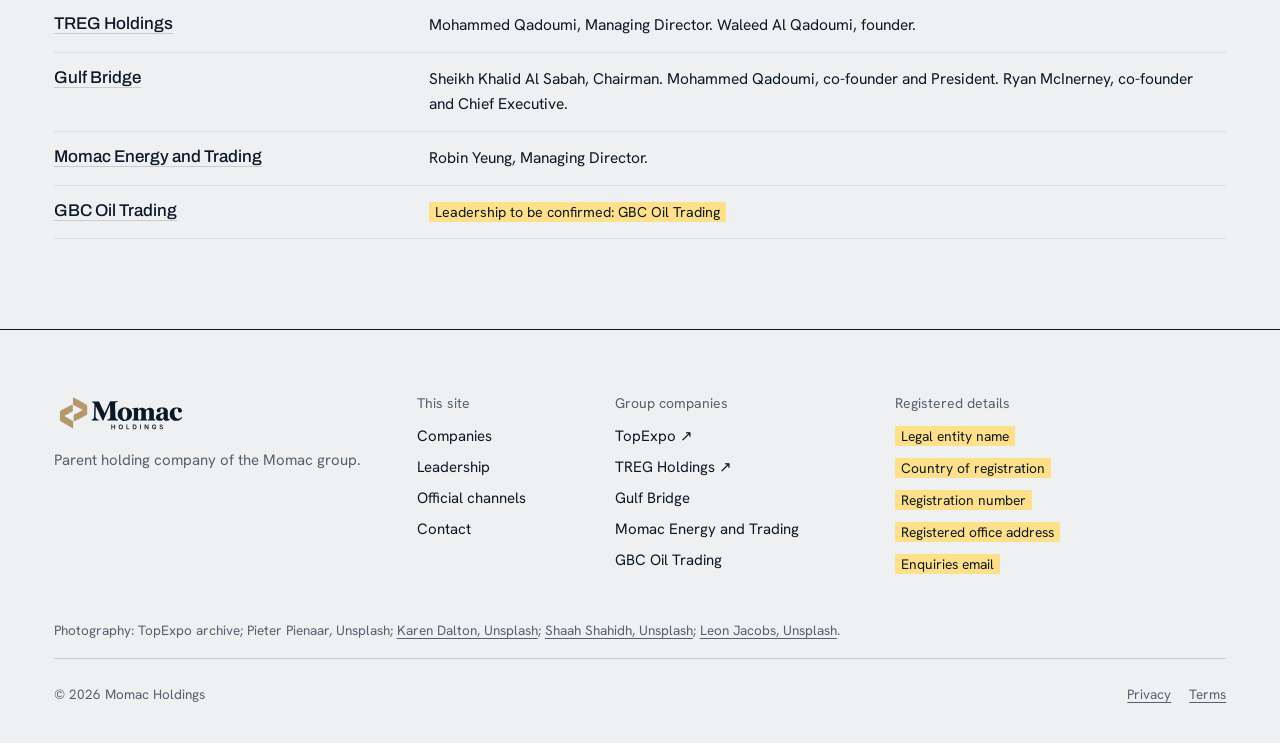
<file: leadership/index.html>
<!doctype html>
<html lang="en" class="no-js" data-mode="preview">
<head>
<meta charset="utf-8">
<meta name="viewport" content="width=device-width, initial-scale=1">
<title>Leadership | Momac Holdings</title>
<meta name="description" content="Momac Holdings is led by its co-founders, Ryan McInerney and Mohammed Qadoumi. Who leads each company of the group.">
<meta name="robots" content="noindex">
<link rel="canonical" href="https://momacholdings.com/leadership/">
<meta property="og:type" content="website">
<meta property="og:site_name" content="Momac Holdings">
<meta property="og:title" content="Leadership | Momac Holdings">
<meta property="og:description" content="Momac Holdings is led by its co-founders, Ryan McInerney and Mohammed Qadoumi. Who leads each company of the group.">
<meta property="og:url" content="https://momacholdings.com/leadership/">
<meta name="theme-color" content="#EEF0F1">
<link rel="icon" type="image/svg+xml" href="../assets/logos/favicon.svg">
<link rel="preload" href="../assets/fonts/archivo-latin.woff2" as="font" type="font/woff2" crossorigin>
<link rel="preload" href="../assets/fonts/hanken-grotesk-latin.woff2" as="font" type="font/woff2" crossorigin>
<link rel="stylesheet" href="../assets/site.css">
<script>document.documentElement.className='js';</script>
<script src="../assets/site.js" defer></script>
</head>
<body class="p-leadership">
<a class="skip" href="#main">Skip to content</a>
<header class="site">
<div class="wrap hbar">
<a class="brand" href="../" aria-label="Momac Holdings, home"><img src="../assets/logos/momac-holdings.svg" alt="Momac Holdings" width="151" height="45"></a>
<nav class="main" id="site-nav" aria-label="Main"><a href="../companies/">Companies</a><a href="../leadership/" aria-current="page">Leadership</a><a href="../official-channels/">Official channels</a><a href="../contact/">Contact</a></nav>
<button class="navbtn" id="nav-toggle" type="button" aria-expanded="false" aria-controls="site-nav" aria-label="Menu"><span></span><span></span></button>
</div>
</header>
<main id="main">
<section class="page-head">
<div class="wrap">
<h1>Leadership.</h1>
<p class="lead" data-fact="holding_led" data-src="Momac Holdings preview site by Ryan McInerney, as recorded on 04.11.2026 (the preview went offline before 15.11.2026); Group structure chart drawn by management, 04.11.2026">The group is led by its co-founders: Ryan McInerney, Chief Executive, and Mohammed Qadoumi, President.</p>
</div>
</section>
<section class="leaders-full">
<div class="wrap">
<article class="leader"><div class="portrait ph"><span class="tbd" data-tbd="Portrait of Ryan McInerney">Portrait of Ryan McInerney</span></div><div><h2>Ryan McInerney</h2><p class="role">Chief Executive, co-founder</p><p data-fact="ryan_bio" data-src="Momac Holdings preview site by Ryan McInerney, as recorded on 04.11.2026 (the preview went offline before 15.11.2026); Gulf Bridge preview site by Ryan McInerney, as recorded on 04.11.2026">Ryan McInerney is Chief Executive of Momac Holdings and a co-founder of the group. He is also co-founder and Chief Executive of Gulf Bridge.</p></div></article><article class="leader"><picture class="portrait"><source type="image/webp" srcset="../assets/img/portrait-mohammed-360.webp 360w, ../assets/img/portrait-mohammed-444.webp 444w" sizes="(max-width: 700px) 70vw, 320px"><img src="../assets/img/portrait-mohammed-360.jpg" srcset="../assets/img/portrait-mohammed-360.jpg 360w, ../assets/img/portrait-mohammed-444.jpg 444w" sizes="(max-width: 700px) 70vw, 320px" alt="Mohammed Qadoumi" width="444" height="526" decoding="async" loading="lazy"></picture><div><h2>Mohammed Qadoumi</h2><p class="role">President, co-founder</p><p data-fact="mohammed_bio" data-src="Momac Holdings preview site by Ryan McInerney, as recorded on 04.11.2026 (the preview went offline before 15.11.2026); TREG Holdings website, tregholdings.com; Gulf Bridge preview site by Ryan McInerney, as recorded on 04.11.2026; TopExpo Group website, texts approved by Mohammed Qadoumi on 05.11.2026">Mohammed Qadoumi is President of Momac Holdings and a co-founder of the group. He is Managing Director of TREG Holdings and co-founder and President of Gulf Bridge. From 2010 to 2017 he was Executive Manager for Sales and Business Development across Top Real Estate Group and Top Expo, and he led the Canadian International Real Estate Marketplace in Toronto.</p></div></article>
</div>
</section>
<section class="band">
<div class="wrap">
<h2>Who leads each company.</h2>
<div class="table-wrap"><table class="lead-table"><thead><tr><th scope="col">Company</th><th scope="col">Leadership</th></tr></thead><tbody><tr><th scope="row"><a href="../companies/#topexpo">TopExpo</a></th><td data-fact="topexpo_lead" data-src="TopExpo Group website, texts approved by Mohammed Qadoumi on 05.11.2026">Waleed Al Qadoumi, co-founder and Managing Director. Sheikh Malek Al Sabah, co-founder and Chairman.</td></tr><tr><th scope="row"><a href="../companies/#treg">TREG Holdings</a></th><td data-fact="treg_lead" data-src="TREG Holdings website, tregholdings.com">Mohammed Qadoumi, Managing Director. Waleed Al Qadoumi, founder.</td></tr><tr><th scope="row"><a href="../companies/#gulf-bridge">Gulf Bridge</a></th><td data-fact="gb_lead" data-src="Gulf Bridge preview site by Ryan McInerney, as recorded on 04.11.2026">Sheikh Khalid Al Sabah, Chairman. Mohammed Qadoumi, co-founder and President. Ryan McInerney, co-founder and Chief Executive.</td></tr><tr><th scope="row"><a href="../companies/#momac-energy">Momac Energy and Trading</a></th><td data-fact="me_lead" data-src="Momac Energy and Trading preview site by Ryan McInerney, as recorded on 04.11.2026">Robin Yeung, Managing Director.</td></tr><tr><th scope="row"><a href="../companies/#gbc">GBC Oil Trading</a></th><td><span class="tbd" data-tbd="Leadership to be confirmed: GBC Oil Trading">Leadership to be confirmed: GBC Oil Trading</span></td></tr></tbody></table></div>
</div>
</section>
</main>
<footer class="site">
<div class="wrap">
<div class="f-top">
<div class="f-brand"><img src="../assets/logos/momac-holdings.svg" alt="Momac Holdings" width="151" height="45" loading="lazy"><p>Parent holding company of the Momac group.</p></div>
<div><h2 class="fh">This site</h2><ul><li><a href="../companies/">Companies</a></li><li><a href="../leadership/">Leadership</a></li><li><a href="../official-channels/">Official channels</a></li><li><a href="../contact/">Contact</a></li></ul></div>
<div><h2 class="fh">Group companies</h2><ul><li><a href="https://topexpo-group.github.io/" rel="noopener">TopExpo <span class="arr" aria-hidden="true">↗</span></a></li><li><a href="https://tregholdings.com/" rel="noopener">TREG Holdings <span class="arr" aria-hidden="true">↗</span></a></li><li><a href="../companies/#gulf-bridge">Gulf Bridge</a></li><li><a href="../companies/#momac-energy">Momac Energy and Trading</a></li><li><a href="../companies/#gbc">GBC Oil Trading</a></li></ul></div>
<div><h2 class="fh">Registered details</h2><dl class="entity"><div><dt>Legal entity name</dt><dd><span class="tbd" data-tbd="Legal entity name">Legal entity name</span></dd></div><div><dt>Country of registration</dt><dd><span class="tbd" data-tbd="Country of registration">Country of registration</span></dd></div><div><dt>Registration number</dt><dd><span class="tbd" data-tbd="Registration number">Registration number</span></dd></div><div><dt>Registered office address</dt><dd><span class="tbd" data-tbd="Registered office address">Registered office address</span></dd></div><div><dt>Enquiries email</dt><dd><span class="tbd" data-tbd="Enquiries email">Enquiries email</span></dd></div></dl></div>
</div>
<p class="credit">Photography: TopExpo archive; Pieter Pienaar, Unsplash; <a href="https://unsplash.com/photos/city-skyline-across-body-of-water-during-sunset-nk7rQ24o0v8" rel="noopener">Karen Dalton, Unsplash</a>; <a href="https://unsplash.com/photos/aerial-photography-of-tanker-ship--subrrYxv8A" rel="noopener">Shaah Shahidh, Unsplash</a>; <a href="https://unsplash.com/photos/hvQeqS1Nj3c" rel="noopener">Leon Jacobs, Unsplash</a>.</p>
<div class="f-bot"><span>© 2026 Momac Holdings</span><span><a href="../privacy/">Privacy</a> <a href="../terms/">Terms</a></span></div>
</div>
</footer>
<div class="review" id="review">
<div class="review-panel" id="review-panel" hidden><p class="review-title">Preview, not published</p><p><b data-count="facts">0</b> facts carry a source. Hover or focus a highlighted fact to read it.</p><p><b data-count="gaps">0</b> placeholders still need approved content.</p></div>
<button type="button" class="review-btn" id="sources-toggle" aria-pressed="false" aria-controls="review-panel">Sources</button>
<button type="button" class="review-btn" id="next-placeholder">Next placeholder</button>
<div class="review-tip" id="review-tip" role="tooltip" hidden data-prefix="Source: "></div>
</div>
</body>
</html>
</file>
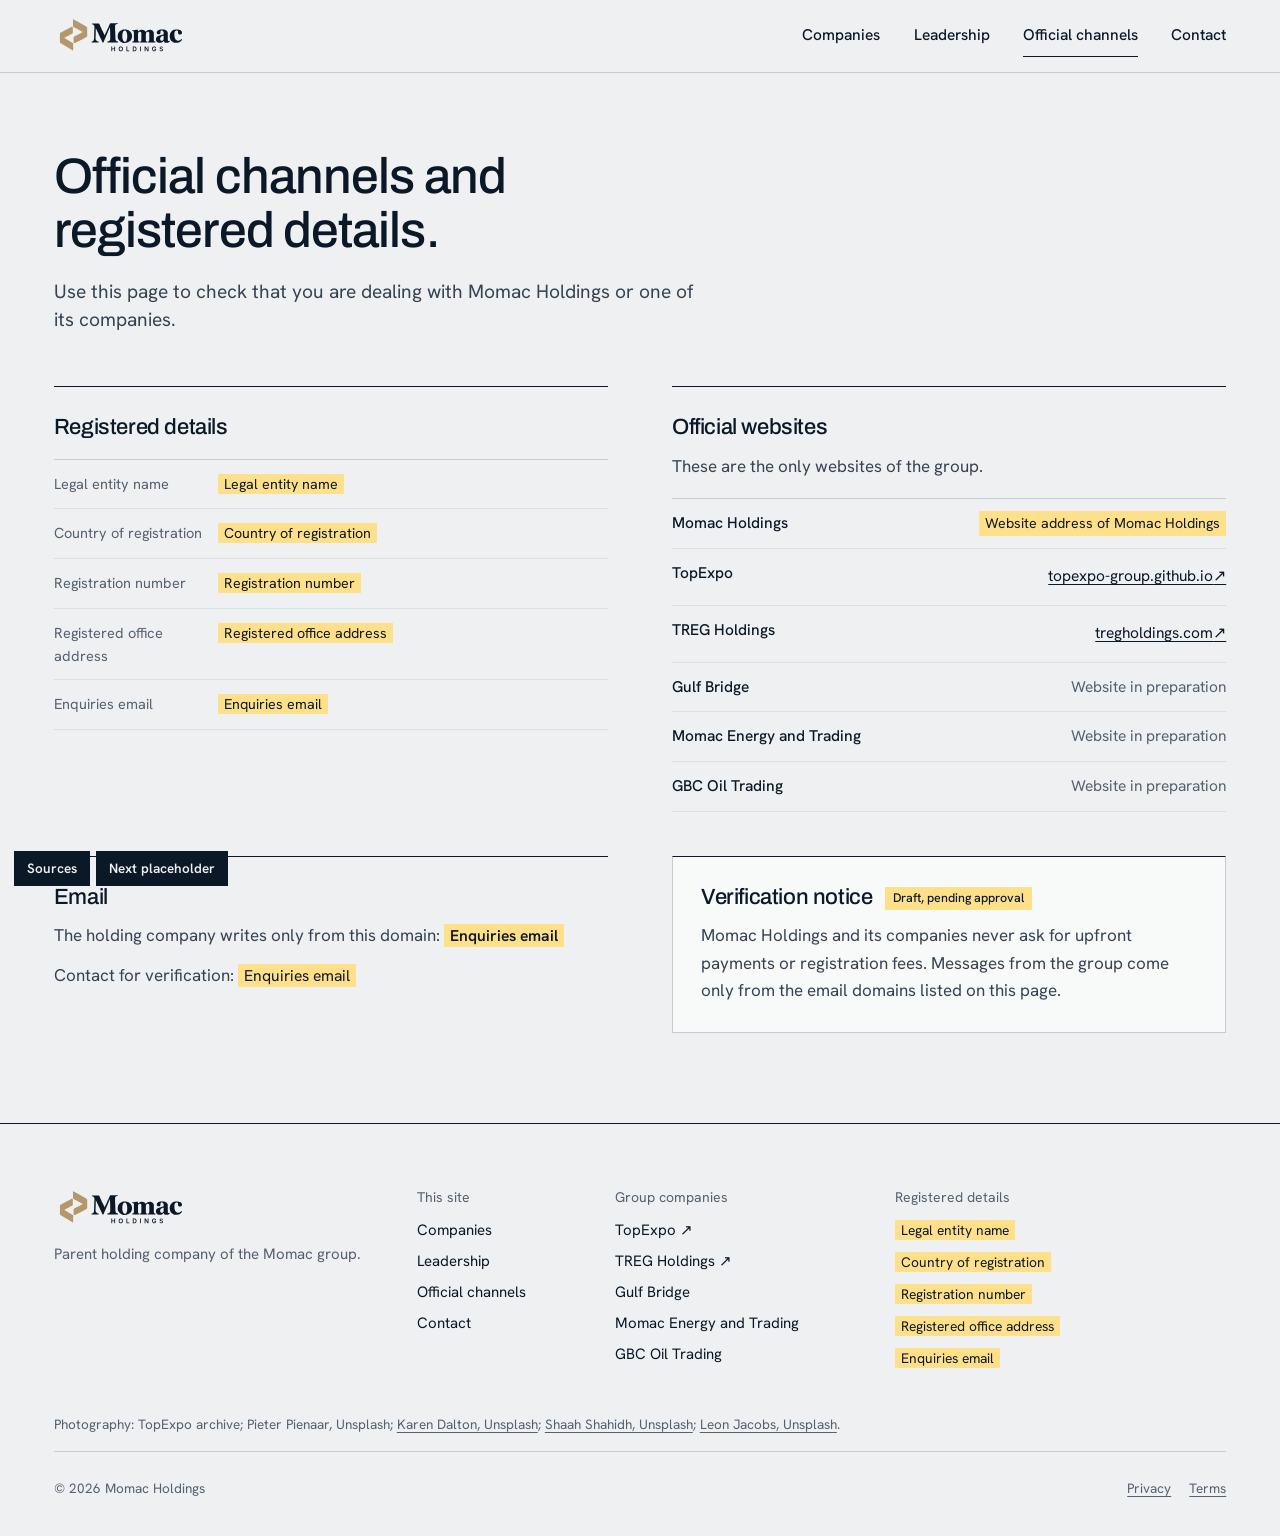
<file: official-channels/index.html>
<!doctype html>
<html lang="en" class="no-js" data-mode="preview">
<head>
<meta charset="utf-8">
<meta name="viewport" content="width=device-width, initial-scale=1">
<title>Official channels | Momac Holdings</title>
<meta name="description" content="Registered details of Momac Holdings, the official websites of the group companies and the email domains the group writes from.">
<meta name="robots" content="noindex">
<link rel="canonical" href="https://momacholdings.com/official-channels/">
<meta property="og:type" content="website">
<meta property="og:site_name" content="Momac Holdings">
<meta property="og:title" content="Official channels | Momac Holdings">
<meta property="og:description" content="Registered details of Momac Holdings, the official websites of the group companies and the email domains the group writes from.">
<meta property="og:url" content="https://momacholdings.com/official-channels/">
<meta name="theme-color" content="#EEF0F1">
<link rel="icon" type="image/svg+xml" href="../assets/logos/favicon.svg">
<link rel="preload" href="../assets/fonts/archivo-latin.woff2" as="font" type="font/woff2" crossorigin>
<link rel="preload" href="../assets/fonts/hanken-grotesk-latin.woff2" as="font" type="font/woff2" crossorigin>
<link rel="stylesheet" href="../assets/site.css">
<script>document.documentElement.className='js';</script>
<script src="../assets/site.js" defer></script>
</head>
<body class="p-official-channels">
<a class="skip" href="#main">Skip to content</a>
<header class="site">
<div class="wrap hbar">
<a class="brand" href="../" aria-label="Momac Holdings, home"><img src="../assets/logos/momac-holdings.svg" alt="Momac Holdings" width="151" height="45"></a>
<nav class="main" id="site-nav" aria-label="Main"><a href="../companies/">Companies</a><a href="../leadership/">Leadership</a><a href="../official-channels/" aria-current="page">Official channels</a><a href="../contact/">Contact</a></nav>
<button class="navbtn" id="nav-toggle" type="button" aria-expanded="false" aria-controls="site-nav" aria-label="Menu"><span></span><span></span></button>
</div>
</header>
<main id="main">
<section class="page-head">
<div class="wrap">
<h1>Official channels and registered details.</h1>
<p class="lead">Use this page to check that you are dealing with Momac Holdings or one of its companies.</p>
</div>
</section>
<section class="channels">
<div class="wrap ch-grid">
<div class="ch-block"><h2>Registered details</h2><dl class="rows"><div><dt>Legal entity name</dt><dd><span class="tbd" data-tbd="Legal entity name">Legal entity name</span></dd></div><div><dt>Country of registration</dt><dd><span class="tbd" data-tbd="Country of registration">Country of registration</span></dd></div><div><dt>Registration number</dt><dd><span class="tbd" data-tbd="Registration number">Registration number</span></dd></div><div><dt>Registered office address</dt><dd><span class="tbd" data-tbd="Registered office address">Registered office address</span></dd></div><div><dt>Enquiries email</dt><dd><span class="tbd" data-tbd="Enquiries email">Enquiries email</span></dd></div></dl></div>
<div class="ch-block"><h2>Official websites</h2><p data-fact="only_sites" data-src="Pending approval by Mohammed Qadoumi and Ryan McInerney">These are the only websites of the group.</p><ul class="sites"><li><b>Momac Holdings</b><span class="tbd" data-tbd="Website address of Momac Holdings">Website address of Momac Holdings</span></li><li><b>TopExpo</b><a href="https://topexpo-group.github.io/" rel="noopener">topexpo-group.github.io <span class="arr" aria-hidden="true">↗</span></a></li><li><b>TREG Holdings</b><a href="https://tregholdings.com/" rel="noopener">tregholdings.com <span class="arr" aria-hidden="true">↗</span></a></li><li><b>Gulf Bridge</b><span class="muted">Website in preparation</span></li><li><b>Momac Energy and Trading</b><span class="muted">Website in preparation</span></li><li><b>GBC Oil Trading</b><span class="muted">Website in preparation</span></li></ul></div>
<div class="ch-block"><h2>Email</h2><p>The holding company writes only from this domain: <b class="domain"><span class="tbd" data-tbd="Enquiries email">Enquiries email</span></b></p><p>Contact for verification: <span class="tbd" data-tbd="Enquiries email">Enquiries email</span></p></div>
<div class="ch-block notice"><h2>Verification notice <span class="draft-tag">Draft, pending approval</span></h2><p data-fact="verification_notice" data-src="Pending approval by Mohammed Qadoumi and Ryan McInerney">Momac Holdings and its companies never ask for upfront payments or registration fees. Messages from the group come only from the email domains listed on this page.</p></div>
</div>
</section>
</main>
<footer class="site">
<div class="wrap">
<div class="f-top">
<div class="f-brand"><img src="../assets/logos/momac-holdings.svg" alt="Momac Holdings" width="151" height="45" loading="lazy"><p>Parent holding company of the Momac group.</p></div>
<div><h2 class="fh">This site</h2><ul><li><a href="../companies/">Companies</a></li><li><a href="../leadership/">Leadership</a></li><li><a href="../official-channels/">Official channels</a></li><li><a href="../contact/">Contact</a></li></ul></div>
<div><h2 class="fh">Group companies</h2><ul><li><a href="https://topexpo-group.github.io/" rel="noopener">TopExpo <span class="arr" aria-hidden="true">↗</span></a></li><li><a href="https://tregholdings.com/" rel="noopener">TREG Holdings <span class="arr" aria-hidden="true">↗</span></a></li><li><a href="../companies/#gulf-bridge">Gulf Bridge</a></li><li><a href="../companies/#momac-energy">Momac Energy and Trading</a></li><li><a href="../companies/#gbc">GBC Oil Trading</a></li></ul></div>
<div><h2 class="fh">Registered details</h2><dl class="entity"><div><dt>Legal entity name</dt><dd><span class="tbd" data-tbd="Legal entity name">Legal entity name</span></dd></div><div><dt>Country of registration</dt><dd><span class="tbd" data-tbd="Country of registration">Country of registration</span></dd></div><div><dt>Registration number</dt><dd><span class="tbd" data-tbd="Registration number">Registration number</span></dd></div><div><dt>Registered office address</dt><dd><span class="tbd" data-tbd="Registered office address">Registered office address</span></dd></div><div><dt>Enquiries email</dt><dd><span class="tbd" data-tbd="Enquiries email">Enquiries email</span></dd></div></dl></div>
</div>
<p class="credit">Photography: TopExpo archive; Pieter Pienaar, Unsplash; <a href="https://unsplash.com/photos/city-skyline-across-body-of-water-during-sunset-nk7rQ24o0v8" rel="noopener">Karen Dalton, Unsplash</a>; <a href="https://unsplash.com/photos/aerial-photography-of-tanker-ship--subrrYxv8A" rel="noopener">Shaah Shahidh, Unsplash</a>; <a href="https://unsplash.com/photos/hvQeqS1Nj3c" rel="noopener">Leon Jacobs, Unsplash</a>.</p>
<div class="f-bot"><span>© 2026 Momac Holdings</span><span><a href="../privacy/">Privacy</a> <a href="../terms/">Terms</a></span></div>
</div>
</footer>
<div class="review" id="review">
<div class="review-panel" id="review-panel" hidden><p class="review-title">Preview, not published</p><p><b data-count="facts">0</b> facts carry a source. Hover or focus a highlighted fact to read it.</p><p><b data-count="gaps">0</b> placeholders still need approved content.</p></div>
<button type="button" class="review-btn" id="sources-toggle" aria-pressed="false" aria-controls="review-panel">Sources</button>
<button type="button" class="review-btn" id="next-placeholder">Next placeholder</button>
<div class="review-tip" id="review-tip" role="tooltip" hidden data-prefix="Source: "></div>
</div>
</body>
</html>
</file>
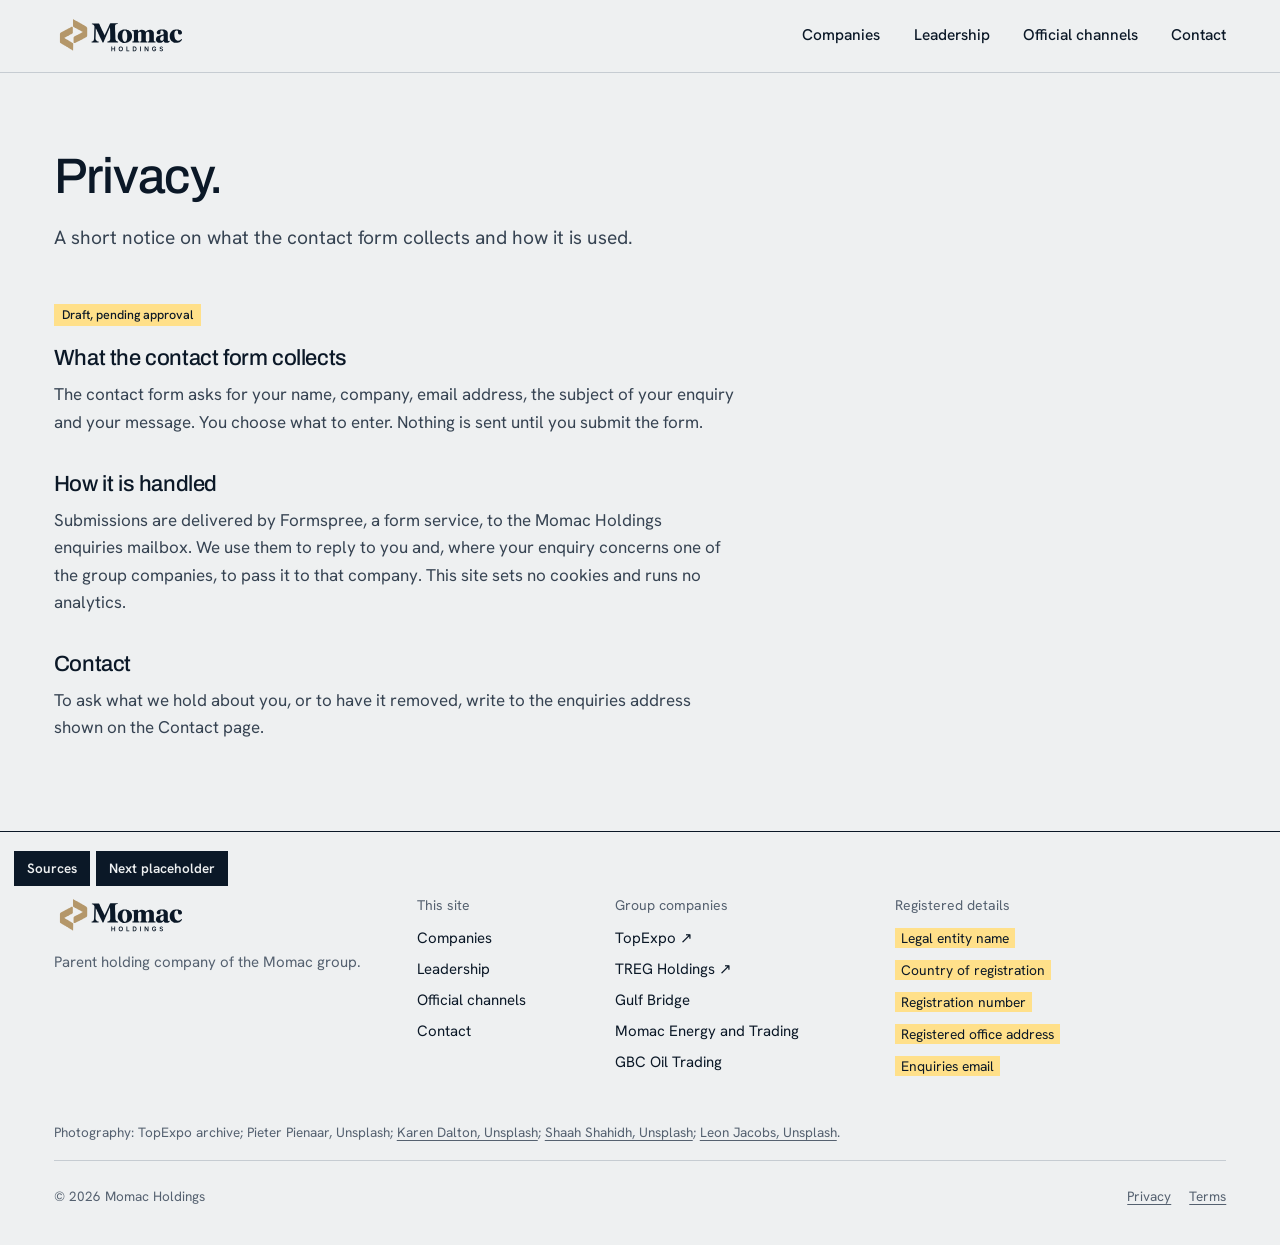
<file: privacy/index.html>
<!doctype html>
<html lang="en" class="no-js" data-mode="preview">
<head>
<meta charset="utf-8">
<meta name="viewport" content="width=device-width, initial-scale=1">
<title>Privacy | Momac Holdings</title>
<meta name="description" content="What the Momac Holdings contact form collects, how it is handled and who to contact about your data.">
<meta name="robots" content="noindex">
<link rel="canonical" href="https://momacholdings.com/privacy/">
<meta property="og:type" content="website">
<meta property="og:site_name" content="Momac Holdings">
<meta property="og:title" content="Privacy | Momac Holdings">
<meta property="og:description" content="What the Momac Holdings contact form collects, how it is handled and who to contact about your data.">
<meta property="og:url" content="https://momacholdings.com/privacy/">
<meta name="theme-color" content="#EEF0F1">
<link rel="icon" type="image/svg+xml" href="../assets/logos/favicon.svg">
<link rel="preload" href="../assets/fonts/archivo-latin.woff2" as="font" type="font/woff2" crossorigin>
<link rel="preload" href="../assets/fonts/hanken-grotesk-latin.woff2" as="font" type="font/woff2" crossorigin>
<link rel="stylesheet" href="../assets/site.css">
<script>document.documentElement.className='js';</script>
<script src="../assets/site.js" defer></script>
</head>
<body class="p-privacy">
<a class="skip" href="#main">Skip to content</a>
<header class="site">
<div class="wrap hbar">
<a class="brand" href="../" aria-label="Momac Holdings, home"><img src="../assets/logos/momac-holdings.svg" alt="Momac Holdings" width="151" height="45"></a>
<nav class="main" id="site-nav" aria-label="Main"><a href="../companies/">Companies</a><a href="../leadership/">Leadership</a><a href="../official-channels/">Official channels</a><a href="../contact/">Contact</a></nav>
<button class="navbtn" id="nav-toggle" type="button" aria-expanded="false" aria-controls="site-nav" aria-label="Menu"><span></span><span></span></button>
</div>
</header>
<main id="main">
<section class="page-head">
<div class="wrap">
<h1>Privacy.</h1>
<p class="lead">A short notice on what the contact form collects and how it is used.</p>
</div>
</section>
<section class="legal">
<div class="wrap">
<span class="draft-tag">Draft, pending approval</span>
<div class="prose" data-fact="privacy" data-src="Draft by Claude, pending approval by Mohammed Qadoumi and the group lawyer"><h2>What the contact form collects</h2><p>The contact form asks for your name, company, email address, the subject of your enquiry and your message. You choose what to enter. Nothing is sent until you submit the form.</p><h2>How it is handled</h2><p>Submissions are delivered by Formspree, a form service, to the Momac Holdings enquiries mailbox. We use them to reply to you and, where your enquiry concerns one of the group companies, to pass it to that company. This site sets no cookies and runs no analytics.</p><h2>Contact</h2><p>To ask what we hold about you, or to have it removed, write to the enquiries address shown on the Contact page.</p></div>
</div>
</section>
</main>
<footer class="site">
<div class="wrap">
<div class="f-top">
<div class="f-brand"><img src="../assets/logos/momac-holdings.svg" alt="Momac Holdings" width="151" height="45" loading="lazy"><p>Parent holding company of the Momac group.</p></div>
<div><h2 class="fh">This site</h2><ul><li><a href="../companies/">Companies</a></li><li><a href="../leadership/">Leadership</a></li><li><a href="../official-channels/">Official channels</a></li><li><a href="../contact/">Contact</a></li></ul></div>
<div><h2 class="fh">Group companies</h2><ul><li><a href="https://topexpo-group.github.io/" rel="noopener">TopExpo <span class="arr" aria-hidden="true">↗</span></a></li><li><a href="https://tregholdings.com/" rel="noopener">TREG Holdings <span class="arr" aria-hidden="true">↗</span></a></li><li><a href="../companies/#gulf-bridge">Gulf Bridge</a></li><li><a href="../companies/#momac-energy">Momac Energy and Trading</a></li><li><a href="../companies/#gbc">GBC Oil Trading</a></li></ul></div>
<div><h2 class="fh">Registered details</h2><dl class="entity"><div><dt>Legal entity name</dt><dd><span class="tbd" data-tbd="Legal entity name">Legal entity name</span></dd></div><div><dt>Country of registration</dt><dd><span class="tbd" data-tbd="Country of registration">Country of registration</span></dd></div><div><dt>Registration number</dt><dd><span class="tbd" data-tbd="Registration number">Registration number</span></dd></div><div><dt>Registered office address</dt><dd><span class="tbd" data-tbd="Registered office address">Registered office address</span></dd></div><div><dt>Enquiries email</dt><dd><span class="tbd" data-tbd="Enquiries email">Enquiries email</span></dd></div></dl></div>
</div>
<p class="credit">Photography: TopExpo archive; Pieter Pienaar, Unsplash; <a href="https://unsplash.com/photos/city-skyline-across-body-of-water-during-sunset-nk7rQ24o0v8" rel="noopener">Karen Dalton, Unsplash</a>; <a href="https://unsplash.com/photos/aerial-photography-of-tanker-ship--subrrYxv8A" rel="noopener">Shaah Shahidh, Unsplash</a>; <a href="https://unsplash.com/photos/hvQeqS1Nj3c" rel="noopener">Leon Jacobs, Unsplash</a>.</p>
<div class="f-bot"><span>© 2026 Momac Holdings</span><span><a href="../privacy/">Privacy</a> <a href="../terms/">Terms</a></span></div>
</div>
</footer>
<div class="review" id="review">
<div class="review-panel" id="review-panel" hidden><p class="review-title">Preview, not published</p><p><b data-count="facts">0</b> facts carry a source. Hover or focus a highlighted fact to read it.</p><p><b data-count="gaps">0</b> placeholders still need approved content.</p></div>
<button type="button" class="review-btn" id="sources-toggle" aria-pressed="false" aria-controls="review-panel">Sources</button>
<button type="button" class="review-btn" id="next-placeholder">Next placeholder</button>
<div class="review-tip" id="review-tip" role="tooltip" hidden data-prefix="Source: "></div>
</div>
</body>
</html>
</file>
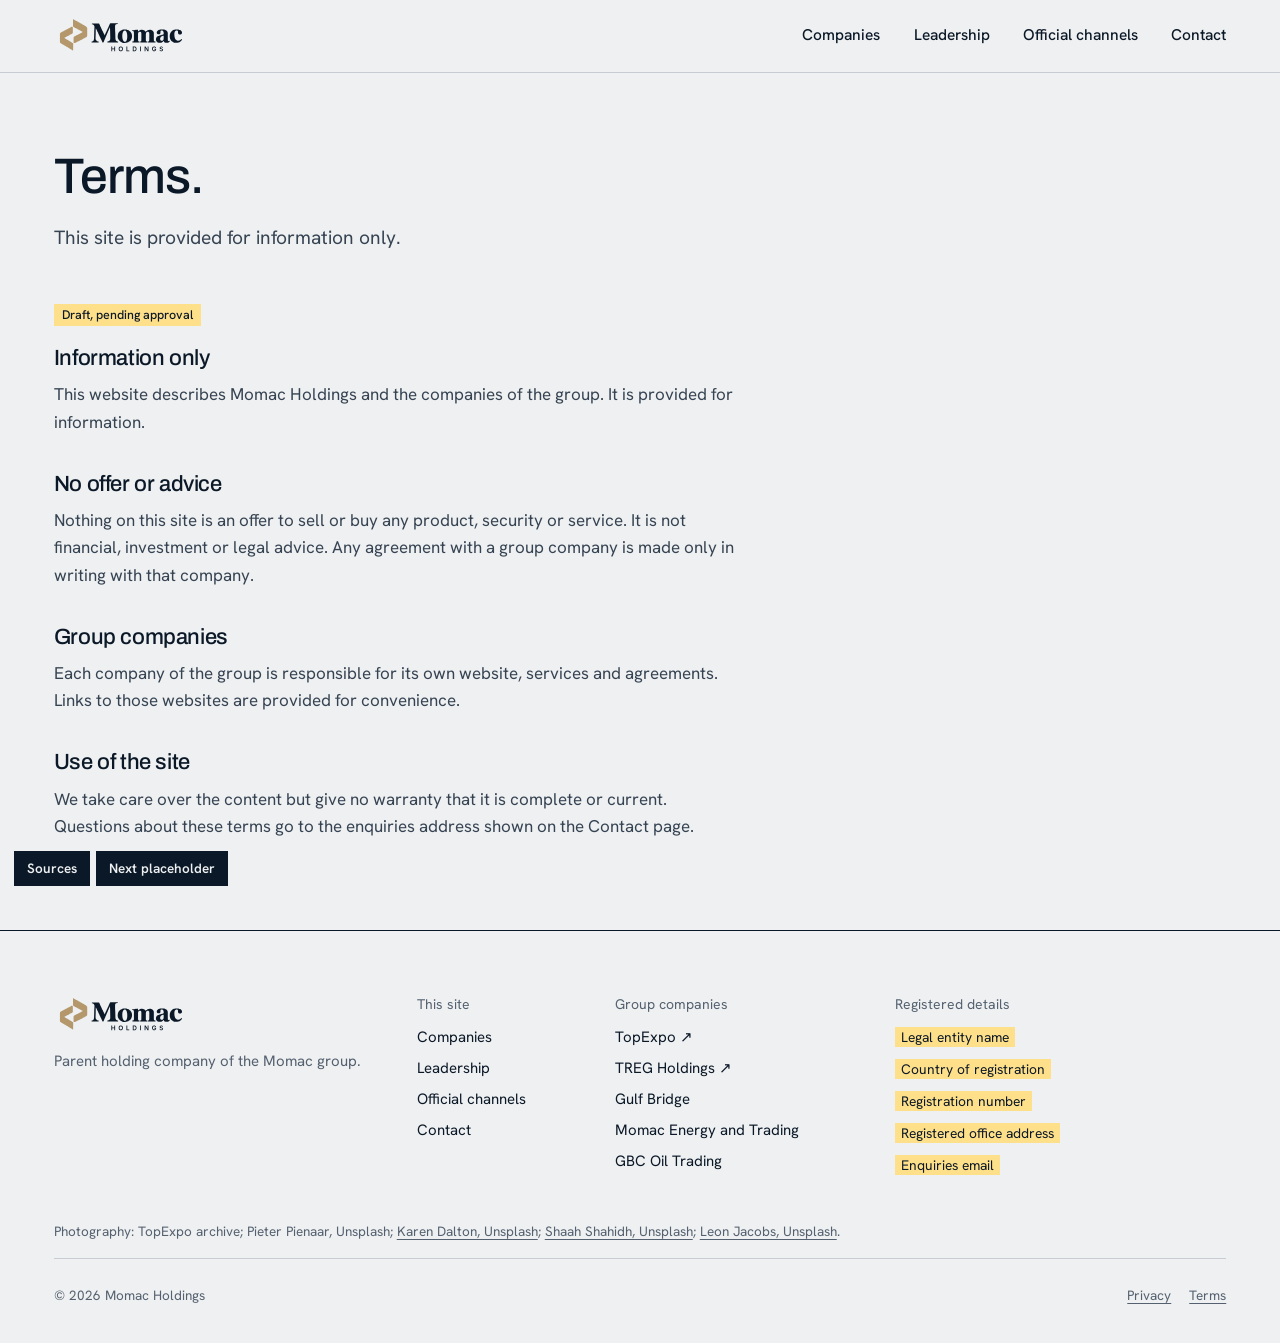
<file: terms/index.html>
<!doctype html>
<html lang="en" class="no-js" data-mode="preview">
<head>
<meta charset="utf-8">
<meta name="viewport" content="width=device-width, initial-scale=1">
<title>Terms | Momac Holdings</title>
<meta name="description" content="This site is provided for information. It is not an offer or advice.">
<meta name="robots" content="noindex">
<link rel="canonical" href="https://momacholdings.com/terms/">
<meta property="og:type" content="website">
<meta property="og:site_name" content="Momac Holdings">
<meta property="og:title" content="Terms | Momac Holdings">
<meta property="og:description" content="This site is provided for information. It is not an offer or advice.">
<meta property="og:url" content="https://momacholdings.com/terms/">
<meta name="theme-color" content="#EEF0F1">
<link rel="icon" type="image/svg+xml" href="../assets/logos/favicon.svg">
<link rel="preload" href="../assets/fonts/archivo-latin.woff2" as="font" type="font/woff2" crossorigin>
<link rel="preload" href="../assets/fonts/hanken-grotesk-latin.woff2" as="font" type="font/woff2" crossorigin>
<link rel="stylesheet" href="../assets/site.css">
<script>document.documentElement.className='js';</script>
<script src="../assets/site.js" defer></script>
</head>
<body class="p-terms">
<a class="skip" href="#main">Skip to content</a>
<header class="site">
<div class="wrap hbar">
<a class="brand" href="../" aria-label="Momac Holdings, home"><img src="../assets/logos/momac-holdings.svg" alt="Momac Holdings" width="151" height="45"></a>
<nav class="main" id="site-nav" aria-label="Main"><a href="../companies/">Companies</a><a href="../leadership/">Leadership</a><a href="../official-channels/">Official channels</a><a href="../contact/">Contact</a></nav>
<button class="navbtn" id="nav-toggle" type="button" aria-expanded="false" aria-controls="site-nav" aria-label="Menu"><span></span><span></span></button>
</div>
</header>
<main id="main">
<section class="page-head">
<div class="wrap">
<h1>Terms.</h1>
<p class="lead">This site is provided for information only.</p>
</div>
</section>
<section class="legal">
<div class="wrap">
<span class="draft-tag">Draft, pending approval</span>
<div class="prose" data-fact="terms" data-src="Draft by Claude, pending approval by Mohammed Qadoumi and the group lawyer"><h2>Information only</h2><p>This website describes Momac Holdings and the companies of the group. It is provided for information.</p><h2>No offer or advice</h2><p>Nothing on this site is an offer to sell or buy any product, security or service. It is not financial, investment or legal advice. Any agreement with a group company is made only in writing with that company.</p><h2>Group companies</h2><p>Each company of the group is responsible for its own website, services and agreements. Links to those websites are provided for convenience.</p><h2>Use of the site</h2><p>We take care over the content but give no warranty that it is complete or current. Questions about these terms go to the enquiries address shown on the Contact page.</p></div>
</div>
</section>
</main>
<footer class="site">
<div class="wrap">
<div class="f-top">
<div class="f-brand"><img src="../assets/logos/momac-holdings.svg" alt="Momac Holdings" width="151" height="45" loading="lazy"><p>Parent holding company of the Momac group.</p></div>
<div><h2 class="fh">This site</h2><ul><li><a href="../companies/">Companies</a></li><li><a href="../leadership/">Leadership</a></li><li><a href="../official-channels/">Official channels</a></li><li><a href="../contact/">Contact</a></li></ul></div>
<div><h2 class="fh">Group companies</h2><ul><li><a href="https://topexpo-group.github.io/" rel="noopener">TopExpo <span class="arr" aria-hidden="true">↗</span></a></li><li><a href="https://tregholdings.com/" rel="noopener">TREG Holdings <span class="arr" aria-hidden="true">↗</span></a></li><li><a href="../companies/#gulf-bridge">Gulf Bridge</a></li><li><a href="../companies/#momac-energy">Momac Energy and Trading</a></li><li><a href="../companies/#gbc">GBC Oil Trading</a></li></ul></div>
<div><h2 class="fh">Registered details</h2><dl class="entity"><div><dt>Legal entity name</dt><dd><span class="tbd" data-tbd="Legal entity name">Legal entity name</span></dd></div><div><dt>Country of registration</dt><dd><span class="tbd" data-tbd="Country of registration">Country of registration</span></dd></div><div><dt>Registration number</dt><dd><span class="tbd" data-tbd="Registration number">Registration number</span></dd></div><div><dt>Registered office address</dt><dd><span class="tbd" data-tbd="Registered office address">Registered office address</span></dd></div><div><dt>Enquiries email</dt><dd><span class="tbd" data-tbd="Enquiries email">Enquiries email</span></dd></div></dl></div>
</div>
<p class="credit">Photography: TopExpo archive; Pieter Pienaar, Unsplash; <a href="https://unsplash.com/photos/city-skyline-across-body-of-water-during-sunset-nk7rQ24o0v8" rel="noopener">Karen Dalton, Unsplash</a>; <a href="https://unsplash.com/photos/aerial-photography-of-tanker-ship--subrrYxv8A" rel="noopener">Shaah Shahidh, Unsplash</a>; <a href="https://unsplash.com/photos/hvQeqS1Nj3c" rel="noopener">Leon Jacobs, Unsplash</a>.</p>
<div class="f-bot"><span>© 2026 Momac Holdings</span><span><a href="../privacy/">Privacy</a> <a href="../terms/">Terms</a></span></div>
</div>
</footer>
<div class="review" id="review">
<div class="review-panel" id="review-panel" hidden><p class="review-title">Preview, not published</p><p><b data-count="facts">0</b> facts carry a source. Hover or focus a highlighted fact to read it.</p><p><b data-count="gaps">0</b> placeholders still need approved content.</p></div>
<button type="button" class="review-btn" id="sources-toggle" aria-pressed="false" aria-controls="review-panel">Sources</button>
<button type="button" class="review-btn" id="next-placeholder">Next placeholder</button>
<div class="review-tip" id="review-tip" role="tooltip" hidden data-prefix="Source: "></div>
</div>
</body>
</html>
</file>
<file: assets/site.css>
/* Momac Holdings. One light theme: cool paper, navy and bronze from the logo.
   Type: Archivo (display) and Hanken Grotesk (text), both OFL, served locally.
   Corners are square everywhere. Rules, not cards. */

@font-face { font-family: "Archivo"; src: url(fonts/archivo-latin.woff2) format("woff2"); font-weight: 400 700; font-display: swap; }
@font-face { font-family: "Hanken Grotesk"; src: url(fonts/hanken-grotesk-latin.woff2) format("woff2"); font-weight: 100 900; font-display: swap; }

:root {
  --paper: #EEF0F1;
  --surface: #F8F9F9;
  --ink: #0B1827;
  --ink-2: #364352;
  --ink-3: #556170;
  --rule: #C6CCD2;
  --rule-2: #DADFE3;
  --bronze: #B4976A;
  --bronze-ink: #6F5628;
  --mark: #FFE08A;
  --err: #9B1C1C;
  --ok: #17603A;
  --display: "Archivo", "Helvetica Neue", Arial, sans-serif;
  --sans: "Hanken Grotesk", "Helvetica Neue", Arial, sans-serif;
  --gut: clamp(20px, 4.2vw, 56px);
  --ease: cubic-bezier(.16, 1, .3, 1);
  /* layers: 10 header, 20 mobile nav, 40 review tools */
}

*, *::before, *::after { box-sizing: border-box; }
html { -webkit-text-size-adjust: 100%; scroll-behavior: smooth; }
body { margin: 0; background: var(--paper); color: var(--ink); font: 400 17px/1.6 var(--sans); -webkit-font-smoothing: antialiased; text-rendering: optimizeLegibility; }
[hidden] { display: none !important; }
img, picture { display: block; max-width: 100%; }
img { height: auto; }
a { color: inherit; text-decoration-thickness: 1px; text-underline-offset: 3px; }
a:hover { text-decoration-color: var(--bronze); }
:focus-visible { outline: 2px solid var(--ink); outline-offset: 3px; }
h1, h2, h3 { font-family: var(--display); font-weight: 500; letter-spacing: -.018em; margin: 0; text-wrap: balance; }
h1 { font-size: clamp(34px, 3.9vw, 52px); line-height: 1.08; }
h2 { font-size: clamp(26px, 2.5vw, 34px); line-height: 1.15; }
p { margin: 0; }
ul { margin: 0; padding: 0; list-style: none; }
dl, dd { margin: 0; }
.wrap { max-width: 1280px; margin: 0 auto; padding: 0 var(--gut); }
.muted { color: var(--ink-3); }
.arr { display: inline-block; transition: transform .25s var(--ease); }
a:hover > .arr, .btn:hover > .arr { transform: translateX(3px); }

.skip { position: absolute; left: 12px; top: -60px; background: var(--ink); color: var(--paper); padding: 10px 14px; z-index: 50; text-decoration: none; }
.skip:focus { top: 12px; outline: 2px solid var(--bronze); outline-offset: 2px; }

/* ---------------------------------------------------------------- header */
header.site { border-bottom: 1px solid var(--rule); background: var(--paper); position: relative; z-index: 10; }
.hbar { display: flex; align-items: center; justify-content: space-between; height: 72px; gap: 24px; }
.brand { display: block; flex: none; }
.brand img { height: 40px; width: auto; }
nav.main { display: flex; gap: clamp(18px, 2.6vw, 38px); align-items: center; }
nav.main a { text-decoration: none; font-size: 15.5px; font-weight: 500; padding: 8px 0; border-bottom: 1px solid transparent; white-space: nowrap; transition: border-color .2s; }
nav.main a:hover { border-bottom-color: var(--bronze); }
nav.main a[aria-current="page"] { border-bottom-color: var(--ink); }
.navbtn { display: none; width: 44px; height: 44px; border: 1px solid var(--ink); background: transparent; padding: 0; cursor: pointer; position: relative; }
.navbtn span { position: absolute; left: 12px; right: 12px; height: 1.5px; background: var(--ink); transition: transform .25s var(--ease); }
.navbtn span:first-child { top: 17px; }
.navbtn span:last-child { top: 25px; }
.navbtn[aria-expanded="true"] span:first-child { transform: translateY(4px) rotate(45deg); }
.navbtn[aria-expanded="true"] span:last-child { transform: translateY(-4px) rotate(-45deg); }

/* --------------------------------------------------------------- buttons */
.btn { display: inline-flex; align-items: center; gap: 10px; padding: 14px 22px; background: var(--ink); color: var(--paper); border: 1px solid var(--ink); font: 600 15.5px/1.2 var(--sans); text-decoration: none; cursor: pointer; white-space: nowrap; transition: background .2s, color .2s, transform .1s; }
.btn:hover { background: #162B45; }
.btn:active { transform: translateY(1px); }
.btn.ghost { background: transparent; color: var(--ink); }
.btn.ghost:hover { background: var(--ink); color: var(--paper); }
.btn[disabled] { opacity: .6; cursor: default; }
.more { display: inline-flex; align-items: center; gap: 8px; min-height: 40px; margin-top: 14px; font-weight: 600; font-size: 15.5px; text-decoration: underline; text-decoration-thickness: 1px; text-underline-offset: 6px; }
.more:hover { text-decoration-color: var(--bronze); }

/* ------------------------------------------------------------------ hero */
.hero { padding: clamp(40px, 6vw, 84px) 0 clamp(56px, 7vw, 96px); }
.hero-grid { display: grid; grid-template-columns: minmax(0, 6fr) minmax(0, 5fr); gap: clamp(32px, 5vw, 88px); align-items: start; }
.hero-copy { padding-top: clamp(0px, 2vw, 28px); }
.lead { font-size: clamp(18px, 1.5vw, 21px); line-height: 1.5; color: var(--ink-2); max-width: 34em; margin-top: 24px; }
.cta-row { display: flex; flex-wrap: wrap; gap: 12px; margin-top: 34px; }

/* group map: a tree drawn with rules. Trunk and branches are bronze. */
.gm { --x: 20px; }
.gm-root { display: flex; align-items: flex-end; justify-content: space-between; gap: 16px; padding-bottom: 22px; border-bottom: 1px solid var(--ink); position: relative; }
.gm-root img { height: 44px; width: auto; }
.gm-root span { font-size: 13px; color: var(--ink-3); padding-bottom: 4px; }
.gm-list { margin-left: var(--x); padding-top: 14px; background: linear-gradient(var(--bronze), var(--bronze)) left top / 1px 14px no-repeat; }
.gm-co { position: relative; border-bottom: 1px solid var(--rule); padding-left: 26px; background: linear-gradient(var(--bronze), var(--bronze)) left top / 1px 100% no-repeat; }
.gm-co:last-child { border-bottom: 0; background-size: 1px 32px; }
.gm-co::before { content: ""; position: absolute; left: 0; top: 31px; width: 16px; border-top: 1px solid var(--bronze); }
.gm-co::after { content: ""; position: absolute; left: 13px; top: 28px; width: 7px; height: 7px; background: var(--paper); border: 1px solid var(--bronze); transition: background .25s; }
.gm-co[open]::after { background: var(--bronze); }
.gm-co summary { list-style: none; cursor: pointer; display: grid; grid-template-columns: minmax(0, 1fr) auto; grid-template-areas: "n m" "s m"; column-gap: 16px; padding: 16px 0 16px 6px; }
.gm-co summary::-webkit-details-marker { display: none; }
.gm-name { grid-area: n; font: 500 20px/1.25 var(--display); letter-spacing: -.012em; }
.gm-sector { grid-area: s; font-size: 14.5px; color: var(--ink-3); margin-top: 2px; }
.gm-mark { grid-area: m; align-self: center; width: 28px; height: 28px; border: 1px solid var(--rule); position: relative; transition: border-color .2s, background .2s; }
.gm-mark::before, .gm-mark::after { content: ""; position: absolute; left: 8px; right: 8px; top: 13px; height: 1px; background: var(--ink); transition: transform .25s var(--ease); }
.gm-mark::after { transform: rotate(90deg); }
.gm-co[open] .gm-mark::after { transform: rotate(0deg); }
.gm-co summary:hover .gm-mark { border-color: var(--ink); }
.gm-co[open] .gm-name { color: var(--bronze-ink); }
.gm-body { padding: 0 44px 22px 6px; font-size: 15.5px; color: var(--ink-2); display: grid; grid-template-columns: 132px minmax(0, 1fr); gap: 18px; align-items: start; }
.gm-photo { width: 132px; height: 99px; object-fit: cover; margin-top: 4px; }
.gm-links { display: flex; flex-wrap: wrap; gap: 0 20px; margin-top: 4px; font-size: 14.5px; font-weight: 500; color: var(--ink); }
.gm-links a, .gm-links span { display: inline-flex; align-items: center; min-height: 40px; }

/* ----------------------------------------------------------------- bands */
.band { padding: clamp(56px, 7vw, 96px) 0; border-top: 1px solid var(--rule); }
.band h2 + p { margin-top: 16px; color: var(--ink-2); max-width: 36em; }
.narrow { max-width: 36em; }

.leaders-grid { display: grid; grid-template-columns: minmax(0, 5fr) minmax(0, 6fr); gap: clamp(32px, 5vw, 88px); align-items: start; }
.people { display: grid; grid-template-columns: repeat(2, minmax(0, 220px)); gap: 24px; justify-content: end; }
.person b { display: block; font: 500 19px/1.25 var(--display); margin-top: 14px; }
.person span { display: block; font-size: 14.5px; color: var(--ink-3); margin-top: 2px; }
.portrait { aspect-ratio: 4 / 5; background: #DDE1E5; overflow: hidden; }
.portrait img { width: 100%; height: 100%; object-fit: cover; object-position: 50% 12%; filter: grayscale(1) contrast(1.03); }
.portrait img[src*="portrait-mohammed"] { transform: scale(1.14); transform-origin: 22% 18%; }
.portrait.ph { display: flex; align-items: flex-end; padding: 14px; font-size: 13.5px; border: 1px dashed var(--ink-3); background: transparent; }

.svc { display: grid; grid-template-columns: repeat(4, minmax(0, 1fr)); margin-top: 40px; border-top: 1px solid var(--ink); }
.svc li { padding: 20px 20px 4px 0; font: 500 clamp(18px, 1.7vw, 23px)/1.2 var(--display); letter-spacing: -.012em; }
.svc li + li { padding-left: 20px; border-left: 1px solid var(--rule); }

.verify-in { display: flex; align-items: center; justify-content: space-between; gap: 32px; flex-wrap: wrap; }
.verify-in p { margin-top: 12px; color: var(--ink-2); }

/* ------------------------------------------------------------- page head */
.page-head { padding: clamp(40px, 6vw, 84px) 0 clamp(32px, 4vw, 56px); }
.page-head h1 { max-width: 16em; }
.page-head .lead { margin-top: 20px; }

/* ------------------------------------------------------------- companies */
.co { display: grid; grid-template-columns: minmax(0, 5fr) minmax(0, 6fr); gap: clamp(28px, 4.5vw, 72px); padding: clamp(40px, 5vw, 64px) 0; border-top: 1px solid var(--rule); align-items: start; scroll-margin-top: 16px; }
.co:first-child { border-top-color: var(--ink); }
.co-media picture { aspect-ratio: 4 / 3; overflow: hidden; background: var(--rule-2); }
.co-media img { width: 100%; height: 100%; object-fit: cover; }
.co-top { height: 44px; display: flex; align-items: center; margin-bottom: 22px; }
.co-logo { max-height: 44px; max-width: 190px; width: auto; height: auto; object-fit: contain; object-position: left center; }
.logo-treg { max-height: 28px; }
.logo-gulf-bridge { max-height: 34px; }
.co-sector { color: var(--bronze-ink); font-weight: 600; font-size: 15px; margin-top: 6px; }
.co-sum { margin-top: 16px; color: var(--ink-2); max-width: 36em; }
.rows { margin-top: 24px; border-top: 1px solid var(--rule); }
.rows > div { display: grid; grid-template-columns: 148px minmax(0, 1fr); gap: 16px; padding: 12px 0; border-bottom: 1px solid var(--rule-2); font-size: 15.5px; }
.rows dt { color: var(--ink-3); font-size: 14.5px; }
.rows dd a { font-weight: 500; }

/* ------------------------------------------------------------ leadership */
.leaders-full { padding-bottom: clamp(56px, 7vw, 96px); }
.leader { display: grid; grid-template-columns: minmax(0, 300px) minmax(0, 1fr); gap: clamp(24px, 4vw, 64px); padding: 40px 0; border-top: 1px solid var(--rule); align-items: start; }
.leader:first-child { border-top-color: var(--ink); }
.leader .role { color: var(--bronze-ink); font-weight: 600; font-size: 15px; margin: 6px 0 16px; }
.leader p:last-child { color: var(--ink-2); max-width: 38em; }
.table-wrap { margin-top: 32px; overflow-x: auto; }
.lead-table { width: 100%; border-collapse: collapse; font-size: 15.5px; }
.lead-table th, .lead-table td { text-align: left; vertical-align: top; padding: 14px 16px 14px 0; border-bottom: 1px solid var(--rule-2); }
.lead-table thead th { font-size: 14.5px; font-weight: 400; color: var(--ink-3); border-bottom: 1px solid var(--ink); }
.lead-table tbody th { font: 500 17px/1.3 var(--display); width: 32%; min-width: 150px; }
.lead-table tbody th a { text-decoration: none; border-bottom: 1px solid var(--rule); }

/* -------------------------------------------------------------- channels */
.channels { padding-bottom: clamp(56px, 7vw, 96px); }
.ch-grid { display: grid; grid-template-columns: repeat(2, minmax(0, 1fr)); gap: 0 clamp(32px, 5vw, 88px); }
.ch-block { border-top: 1px solid var(--ink); padding: 28px 0 44px; }
.ch-block h2 { font-size: 22px; }
.ch-block > p { margin-top: 12px; color: var(--ink-2); }
.ch-block .rows { margin-top: 18px; }
.sites { margin-top: 18px; border-top: 1px solid var(--rule); }
.sites li { display: grid; grid-template-columns: minmax(0, 1fr) auto; gap: 16px; padding: 12px 0; border-bottom: 1px solid var(--rule-2); font-size: 15.5px; }
.sites b { font-weight: 500; }
.domain { font-weight: 600; }
.notice { background: var(--surface); padding: 28px; border: 1px solid var(--rule); border-top: 1px solid var(--ink); }
.draft-tag { display: inline-block; vertical-align: middle; font: 500 12.5px/1 var(--sans); letter-spacing: 0; padding: 5px 8px; background: var(--mark); color: var(--ink); margin-left: 8px; }

/* --------------------------------------------------------------- contact */
.contact { padding-bottom: clamp(56px, 7vw, 96px); }
.contact-grid { display: grid; grid-template-columns: minmax(0, 7fr) minmax(0, 4fr); gap: clamp(32px, 5vw, 88px); align-items: start; }
fieldset { border: 0; margin: 0; padding: 0; min-width: 0; }
legend { padding: 0; font: 500 20px/1.3 var(--display); margin-bottom: 16px; }
.topics { display: grid; grid-template-columns: repeat(2, minmax(0, 1fr)); gap: 10px; margin-bottom: 32px; }
.topics legend, .topics .err, .topics .route { grid-column: 1 / -1; }
.topic { position: relative; }
.topic input { position: absolute; opacity: 0; width: 1px; height: 1px; left: 14px; top: 20px; }
.topic label { display: block; height: 100%; padding: 14px 16px 14px 18px; border: 1px solid var(--ink-3); background: var(--surface); cursor: pointer; position: relative; transition: border-color .2s, background .2s; }
.topic label::before { content: ""; position: absolute; left: -1px; top: -1px; bottom: -1px; width: 4px; background: var(--bronze); transform: scaleY(0); transform-origin: top; transition: transform .25s var(--ease); }
.topic label span { display: block; font-weight: 600; font-size: 15.5px; line-height: 1.3; }
.topic label small { display: block; font-size: 13.5px; color: var(--ink-3); margin-top: 3px; }
.topic label:hover { border-color: var(--ink); }
.topic input:checked + label { border-color: var(--ink); background: #fff; }
.topic input:checked + label::before { transform: none; }
.topic input:focus-visible + label { outline: 2px solid var(--ink); outline-offset: 3px; }
.route { font-size: 15px; padding: 12px 14px; background: var(--surface); border-left: 2px solid var(--bronze); }
.field { margin-bottom: 20px; }
.field label { display: block; font-weight: 600; font-size: 15px; margin-bottom: 7px; }
.opt { font-weight: 400; color: var(--ink-3); }
.field input, .field textarea { width: 100%; font: 400 16.5px/1.4 var(--sans); color: var(--ink); background: #fff; border: 1px solid var(--ink-3); border-radius: 0; padding: 12px 14px; min-height: 48px; }
.field textarea { resize: vertical; }
.field input:focus-visible, .field textarea:focus-visible { outline: 2px solid var(--ink); outline-offset: 2px; }
.field [aria-invalid="true"] { border-color: var(--err); }
.err { color: var(--err); font-size: 14.5px; font-weight: 500; margin-top: 7px; }
.hp { position: absolute; left: -9999px; width: 1px; height: 1px; overflow: hidden; }
.consent { font-size: 14.5px; color: var(--ink-3); margin: 6px 0 22px; }
.form-note { margin-top: 16px; font-size: 14.5px; background: var(--mark); padding: 8px 12px; display: inline-block; }
.form-msg { margin-top: 20px; padding: 18px 20px; background: var(--surface); border-left: 3px solid var(--err); }
.form-msg.ok { margin-top: 0; border-left-color: var(--ok); padding: 28px; }
.form-msg.ok h2 { font-size: 24px; margin-bottom: 10px; }
.contact-aside { border-top: 1px solid var(--ink); padding-top: 24px; }
.contact-aside h2 { font-size: 20px; }
.contact-aside .rows > div { grid-template-columns: minmax(0, 1fr); gap: 2px; }

/* ----------------------------------------------------------------- legal */
.legal { padding-bottom: clamp(56px, 7vw, 96px); }
.prose { max-width: 40em; }
.prose h2 { font-size: 22px; margin: 36px 0 10px; }
.prose h2:first-child { margin-top: 12px; }
.prose p { color: var(--ink-2); }
.legal .draft-tag { margin: 0 0 8px; }
.nf { border-top: 1px solid var(--ink); max-width: 30em; }
.nf li { border-bottom: 1px solid var(--rule-2); }
.nf a { display: flex; justify-content: space-between; padding: 14px 0; text-decoration: none; font-weight: 500; }

/* ---------------------------------------------------------------- footer */
footer.site { border-top: 1px solid var(--ink); padding: clamp(40px, 5vw, 64px) 0 28px; font-size: 15px; }
.f-top { display: grid; grid-template-columns: minmax(0, 4fr) minmax(0, 2fr) minmax(0, 3fr) minmax(0, 4fr); gap: 32px; }
.f-brand img { height: 40px; width: auto; }
.f-brand p { margin-top: 14px; color: var(--ink-3); max-width: 22em; }
.fh { font: 400 14px/1.3 var(--sans); letter-spacing: 0; color: var(--ink-3); margin-bottom: 12px; }
footer.site li { margin-bottom: 7px; }
footer.site li a { text-decoration: none; }
footer.site li a:hover { text-decoration: underline; text-decoration-color: var(--bronze); }
.entity > div { margin-bottom: 8px; }
.entity dt { position: absolute; width: 1px; height: 1px; overflow: hidden; clip: rect(0 0 0 0); }
.credit { margin-top: 36px; font-size: 13.5px; color: var(--ink-3); }
.f-bot { display: flex; justify-content: space-between; gap: 16px; flex-wrap: wrap; margin-top: 16px; padding-top: 16px; border-top: 1px solid var(--rule); font-size: 13.5px; color: var(--ink-3); }
.f-bot { align-items: center; }
.f-bot span:last-child { display: flex; gap: 18px; }
.f-bot a { display: inline-flex; align-items: center; min-height: 40px; }
.sites a, .rows dd a { display: inline-flex; align-items: center; min-height: 32px; }

/* ------------------------------------------------- placeholders, sources */
.tbd { background: var(--mark); color: var(--ink); padding: 1px 6px; font-size: .92em; box-decoration-break: clone; -webkit-box-decoration-break: clone; }
.review { position: fixed; left: 14px; bottom: 14px; z-index: 40; display: flex; gap: 6px; flex-wrap: wrap; align-items: flex-end; max-width: calc(100vw - 28px); }
.review-btn { font: 600 13.5px/1 var(--sans); padding: 10px 12px; background: var(--ink); color: var(--paper); border: 1px solid var(--ink); cursor: pointer; }
.review-btn[aria-pressed="true"] { background: var(--mark); color: var(--ink); }
.review-btn:focus-visible { outline: 2px solid var(--bronze); outline-offset: 2px; }
.review-panel { flex-basis: 100%; max-width: 330px; background: var(--ink); color: var(--paper); padding: 14px 16px; font-size: 13.5px; line-height: 1.45; }
.review-panel p + p { margin-top: 6px; }
.review-title { font-weight: 600; }
.review-tip { position: fixed; z-index: 41; max-width: 340px; background: var(--ink); color: var(--paper); padding: 8px 10px; font-size: 13px; line-height: 1.4; pointer-events: none; }
.show-sources [data-fact] { outline: 1px dotted var(--bronze-ink); outline-offset: 3px; cursor: help; }
.show-sources .tbd { outline: 2px solid var(--ink); }

/* ---------------------------------------------------------------- motion */
@media (prefers-reduced-motion: no-preference) {
  .js .hero-copy > *, .js .gm { animation: rise .7s var(--ease) both; }
  .js .hero-copy > :nth-child(2) { animation-delay: .07s; }
  .js .hero-copy > :nth-child(3) { animation-delay: .14s; }
  .js .gm { animation-delay: .18s; }
  @keyframes rise { from { opacity: 0; transform: translateY(14px); } to { opacity: 1; transform: none; } }
}
@media (prefers-reduced-motion: reduce) {
  html { scroll-behavior: auto; }
  *, *::before, *::after { transition: none !important; animation: none !important; }
}

/* ------------------------------------------------------------ responsive */
@media (max-width: 1000px) {
  .f-top { grid-template-columns: repeat(2, minmax(0, 1fr)); }
}
@media (max-width: 900px) {
  .hero-grid, .leaders-grid, .co, .contact-grid, .ch-grid { grid-template-columns: minmax(0, 1fr); }
  .people { justify-content: start; }
  .co-media { max-width: 560px; }
  .svc { grid-template-columns: repeat(2, minmax(0, 1fr)); }
  .svc li:nth-child(3) { padding-left: 0; border-left: 0; }
  .svc li:nth-child(n+3) { border-top: 1px solid var(--rule); }
  .leader { grid-template-columns: minmax(0, 200px) minmax(0, 1fr); }
}
@media (max-width: 860px) {
  .navbtn { display: block; }
  .js nav.main { display: none; position: absolute; left: 0; right: 0; top: 100%; background: var(--paper); border-bottom: 1px solid var(--ink); flex-direction: column; align-items: stretch; gap: 0; padding: 6px var(--gut) 14px; z-index: 20; }
  .js .nav-open nav.main { display: flex; }
  .js nav.main a { padding: 14px 0; border-bottom: 1px solid var(--rule-2); font-size: 17px; }
  .no-js .navbtn { display: none; }
  .no-js .hbar { height: auto; flex-wrap: wrap; padding-top: 12px; padding-bottom: 12px; }
  .no-js nav.main { flex-wrap: wrap; }
}
@media (max-width: 600px) {
  body { font-size: 16.5px; }
  .topics { grid-template-columns: minmax(0, 1fr); }
  .rows > div { grid-template-columns: minmax(0, 1fr); gap: 2px; }
  .leader { grid-template-columns: minmax(0, 1fr); }
  .leader .portrait { max-width: 240px; }
  .f-top { grid-template-columns: minmax(0, 1fr); }
  .gm-body { padding-right: 8px; grid-template-columns: minmax(0, 1fr); }
  .gm-photo { display: none; }
  .people { justify-content: start; }
  .sites li { grid-template-columns: minmax(0, 1fr); gap: 2px; }
  .btn { white-space: normal; }
  .lead-table tbody th { width: auto; }
}
</file>
